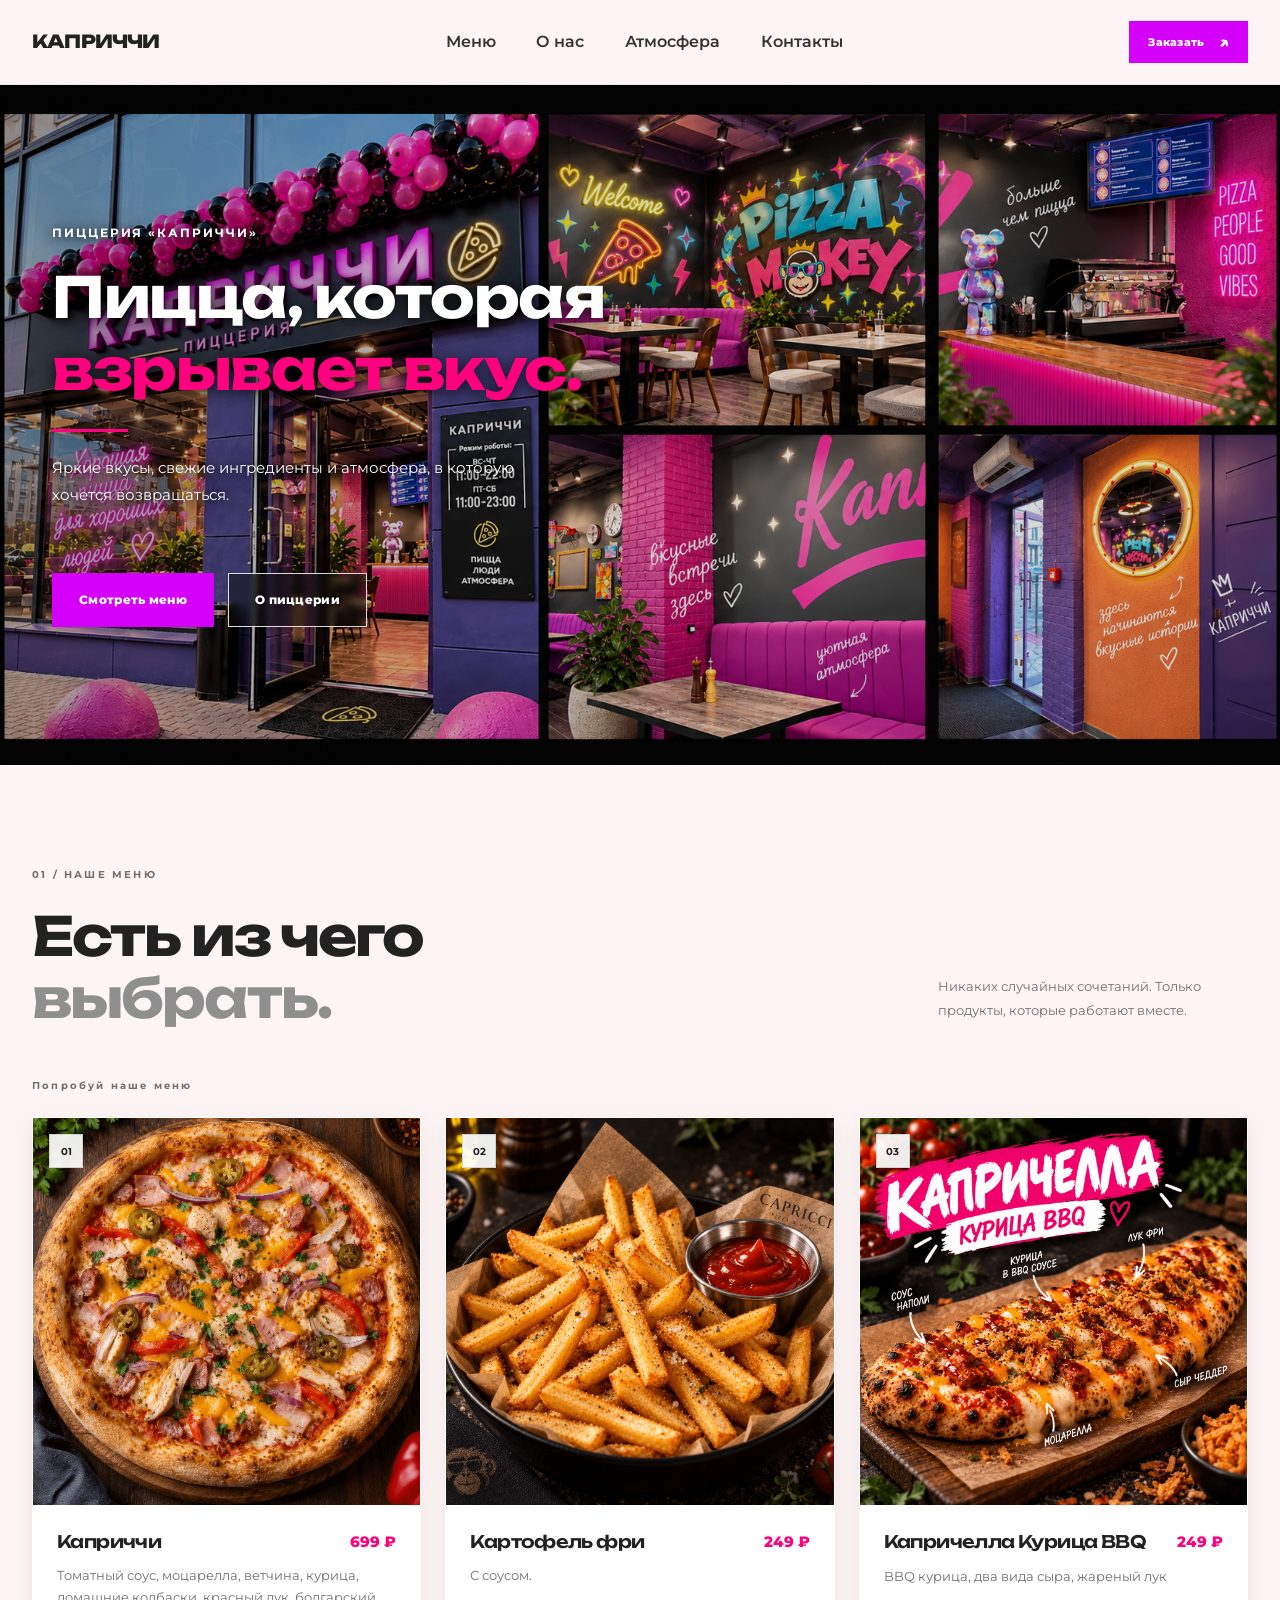
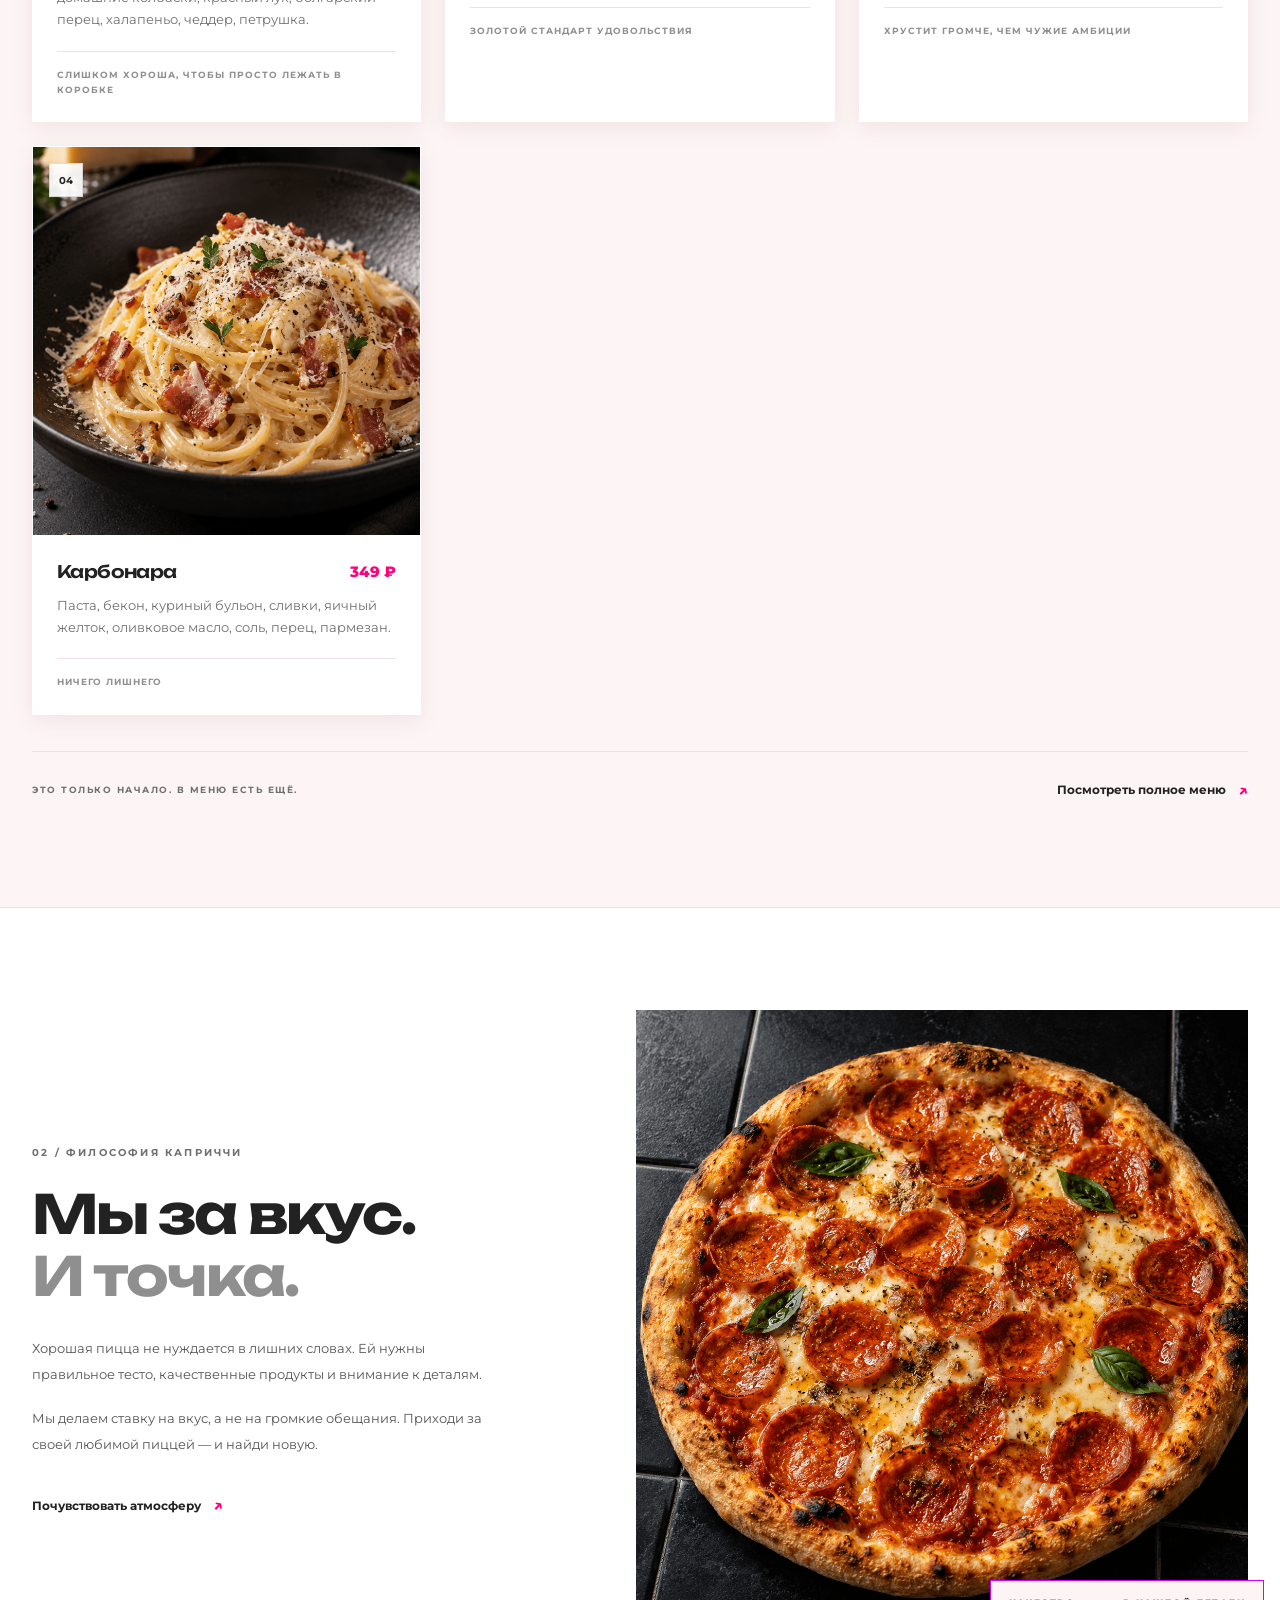
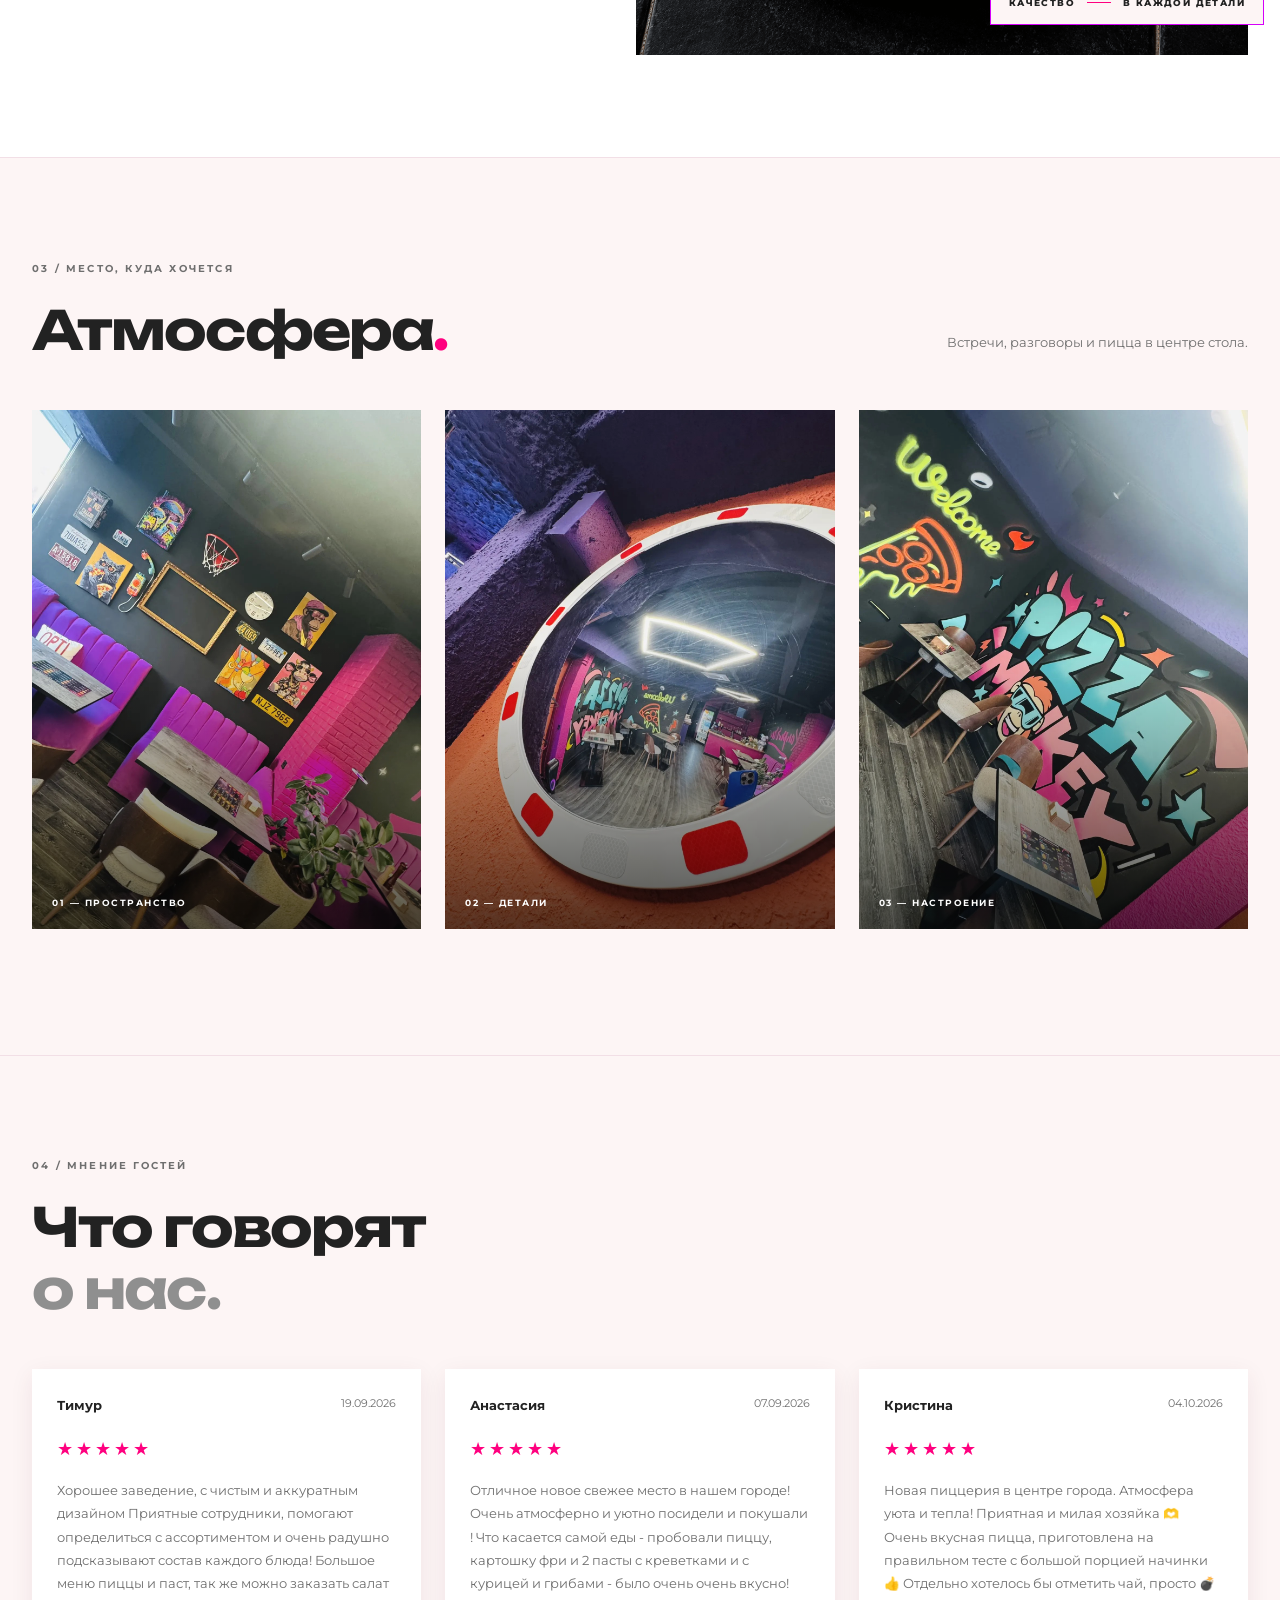
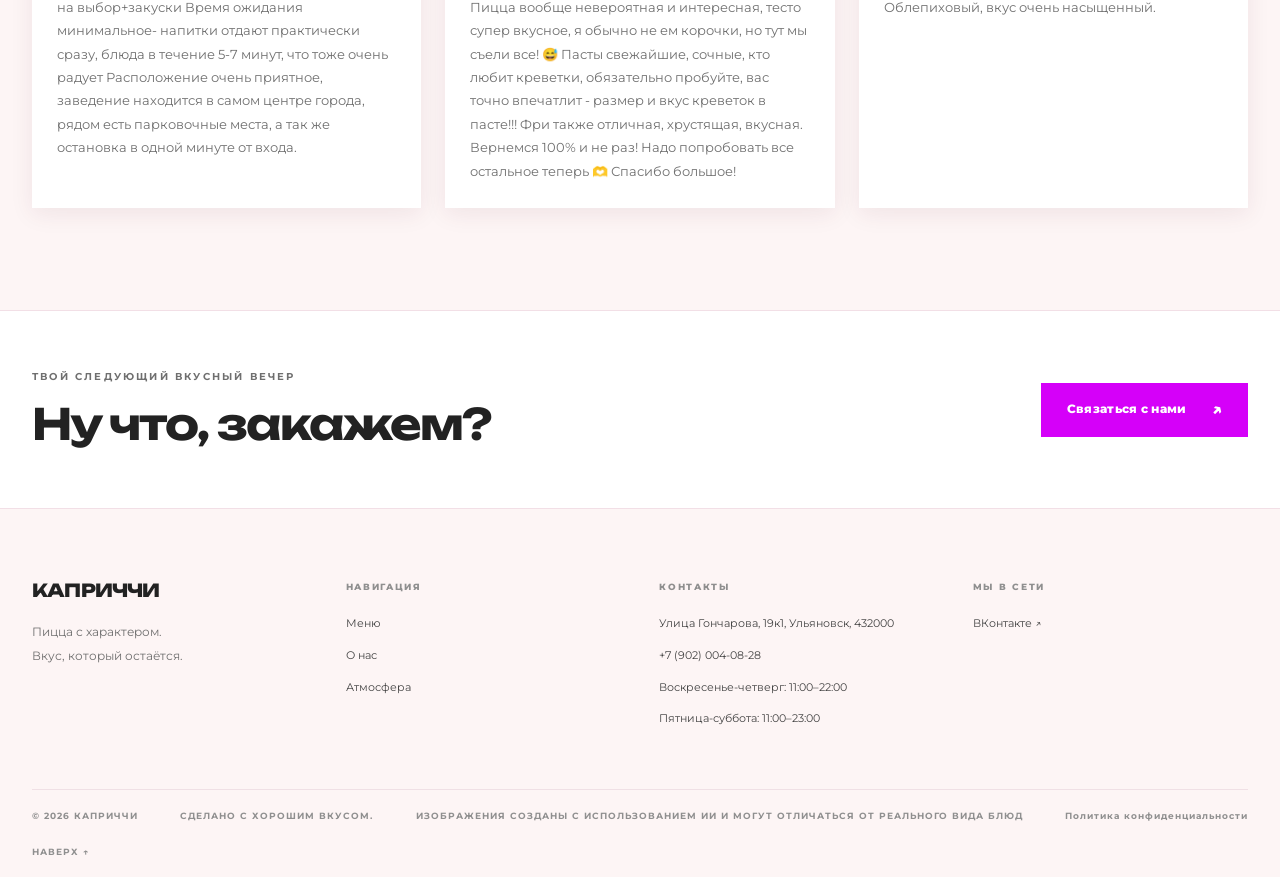
<file: index.html>
<!DOCTYPE html>
<html lang="ru">
<head>
  <meta charset="UTF-8">
  <meta name="viewport" content="width=device-width, initial-scale=1.0">
  <meta name="theme-color" content="#0a0a0a">

  <title>КАПРИЧЧИ — Пицца с характером</title>
  <meta name="description" content="Пиццерия Каприччи. Авторская пицца, яркие вкусы и атмосфера, в которую хочется вернуться.">

  <!-- Google Fonts -->
  <link rel="preconnect" href="https://fonts.googleapis.com">
  <link rel="preconnect" href="https://fonts.gstatic.com" crossorigin>
  <link href="https://fonts.googleapis.com/css2?family=Montserrat:wght@400;500;600;700;800;900&family=Unbounded:wght@500;600;700;800&display=swap" rel="stylesheet">

  <link rel="stylesheet" href="style.css">
  <script src="script.js" defer></script>
</head>

<body>

  <!-- ================= HEADER ================= -->
  <header class="header" id="top">
    <div class="container header-inner">

      <a class="logo" href="#top" aria-label="Каприччи — на главную">
        КАПРИЧЧИ
      </a>

      <button
        class="menu-toggle"
        type="button"
        aria-label="Открыть меню"
        aria-expanded="false"
        aria-controls="navigation"
      >
        <span></span>
        <span></span>
      </button>

      <nav class="navigation" id="navigation" aria-label="Основная навигация">
        <a href="menu.html">Меню</a>
        <a href="#about">О нас</a>
        <a href="#atmosphere">Атмосфера</a>
        <a href="#contacts">Контакты</a>
      </nav>

      <a class="button button-small header-order" href="menu.html">
        Заказать <span aria-hidden="true">↗</span>
      </a>

    </div>
  </header>


  <main>

    

<section class="hero" id="hero">
  <div class="hero-image" aria-hidden="true"></div>

  <div class="container hero-content">
    <div class="hero-kicker">ПИЦЦЕРИЯ «КАПРИЧЧИ»</div>

    <h1>
      Пицца, которая<br>
      <span>взрывает вкус.</span>
    </h1>

    <div class="hero-divider"></div>

    <p class="hero-description">
      Яркие вкусы, свежие ингредиенты и атмосфера,
      в которую хочется возвращаться.
    </p>

    <div class="hero-actions">
      <a href="menu.html" class="btn btn-primary">Смотреть меню</a>
      <a href="#about" class="btn btn-secondary">О пиццерии</a>
    </div>
  </div>
</section>



    <!-- ================= MENU ================= -->
    <section class="section menu-section" id="menu">
      <div class="container">

        <div class="section-heading">
          <div>
            <div class="section-kicker">01 / НАШЕ МЕНЮ</div>
            <h2>Есть из чего<br><span>выбрать.</span></h2>
          </div>

          <p class="section-description">
            Никаких случайных сочетаний.
            Только продукты, которые работают вместе.
          </p>
        </div>

        <!-- Краткое меню: 4 позиции -->
        <div class="menu-category" id="pizza">
          <div class="section-kicker menu-category-title">Попробуй наше меню</div>
          <div class="pizza-grid">
            <article class="pizza-card">
              <div class="pizza-photo"><img src="images/capricci2.png" alt="Каприччи" loading="lazy"><span class="pizza-number">01</span></div>
              <div class="pizza-info"><div class="pizza-title-row"><h3>Каприччи</h3><span class="pizza-price">699 ₽</span></div><p>Томатный соус, моцарелла, ветчина, курица, домашние колбаски, красный лук, болгарский перец, халапеньо, чеддер, петрушка.</p><div class="pizza-meta"><span>СЛИШКОМ ХОРОША, ЧТОБЫ ПРОСТО ЛЕЖАТЬ В КОРОБКЕ</span></div></div>
            </article>
            <article class="pizza-card">
              <div class="pizza-photo"><img src="images/free.png" alt="Фри" loading="lazy"><span class="pizza-number">02</span></div>
              <div class="pizza-info"><div class="pizza-title-row"><h3>Картофель фри</h3><span class="pizza-price">249 ₽</span></div><p>С соусом.</p><div class="pizza-meta"><span>ЗОЛОТОЙ СТАНДАРТ УДОВОЛЬСТВИЯ</span></div></div>
            </article>
            <article class="pizza-card">
              <div class="pizza-photo"><img src="images/caprichicken.png" alt="Капричелла Курица BBQ" loading="lazy"><span class="pizza-number">03</span></div>
              <div class="pizza-info"><div class="pizza-title-row"><h3>Капричелла Курица BBQ</h3><span class="pizza-price">249 ₽</span></div><p>BBQ курица, два вида сыра, жареный лук</p><div class="pizza-meta"><span>ХРУСТИТ ГРОМЧЕ, ЧЕМ ЧУЖИЕ АМБИЦИИ</span></div></div>
            </article>
            <article class="pizza-card">
              <div class="pizza-photo"><img src="images\pastcarb.png" alt="Карбонара" loading="lazy"><span class="pizza-number">04</span></div>
              <div class="pizza-info"><div class="pizza-title-row"><h3>Карбонара</h3><span class="pizza-price">349 ₽</span></div><p>Паста, бекон, куриный бульон, сливки, яичный желток, оливковое масло, соль, перец, пармезан.</p><div class="pizza-meta"><span>НИЧЕГО ЛИШНЕГО</span></div></div>
            </article>
          </div>
        </div>

        <div class="menu-footer">
          <p>ЭТО ТОЛЬКО НАЧАЛО. В МЕНЮ ЕСТЬ ЕЩЁ.</p>
          <a class="text-link" href="menu.html">
            Посмотреть полное меню <span aria-hidden="true">↗</span>
          </a>
        </div>

      </div>
    </section>


    <!-- ================= ABOUT ================= -->
    <section class="section about-section" id="about">
      <div class="container about-grid">

        <div class="about-copy">
          <div class="section-kicker">02 / ФИЛОСОФИЯ КАПРИЧЧИ</div>

          <h2>
            Мы за вкус.<br>
            <span>И точка.</span>
          </h2>

          <p>
            Хорошая пицца не нуждается в лишних словах.
            Ей нужны правильное тесто, качественные продукты
            и внимание к деталям.
          </p>

          <p>
            Мы делаем ставку на вкус, а не на громкие обещания.
            Приходи за своей любимой пиццей — и найди новую.
          </p>

          <a class="text-link" href="#atmosphere">
            Почувствовать атмосферу <span aria-hidden="true">↗</span>
          </a>
        </div>

        <div class="about-visual">
          <!-- ФОТО: процесс приготовления или пицца крупным планом -->
          <img src="images\pizzacrupno.png"
               alt="Пицца из печи крупным планом"
               loading="lazy">

          <div class="about-stamp">
            <span>КАЧЕСТВО</span>
            <span class="stamp-line"></span>
            <span>В КАЖДОЙ ДЕТАЛИ</span>
          </div>
        </div>

      </div>
    </section>


    <!-- ================= ATMOSPHERE ================= -->
    <section class="section atmosphere-section" id="atmosphere">
      <div class="container">

        <div class="section-heading atmosphere-heading">
          <div>
            <div class="section-kicker">03 / МЕСТО, КУДА ХОЧЕТСЯ</div>
            <h2>Атмосфера<span>.</span></h2>
          </div>
          <p class="section-description">
            Встречи, разговоры и пицца в центре стола.
          </p>
        </div>

        <div class="gallery">

          <figure class="gallery-item gallery-large">
            <!-- ФОТО ЗАЛА №1 -->
            <img src="images\zal2.jpg"
                 alt="Интерьер пиццерии Каприччи"
                 loading="lazy">
            <figcaption>01 — ПРОСТРАНСТВО</figcaption>
          </figure>

          <figure class="gallery-item">
            <!-- ФОТО ЗАЛА №2 -->
            <img src="images\zal3.jpg"
                 alt="Детали интерьера пиццерии"
                 loading="lazy">
            <figcaption>02 — ДЕТАЛИ</figcaption>
          </figure>

          <figure class="gallery-item">
            <!-- ФОТО ЗАЛА №3 -->
            <img src="images/zal1.jpg"
                 alt="Атмосфера в пиццерии"
                 loading="lazy">
            <figcaption>03 — НАСТРОЕНИЕ</figcaption>
          </figure>

        </div>

      </div>
    </section>


    
<!-- ================= REVIEWS ================= -->
<section class="section reviews-section" id="reviews">
  <div class="container">

    <div class="section-heading">
      <div>
        <div class="section-kicker">04 / МНЕНИЕ ГОСТЕЙ</div>
        <h2>Что говорят<br><span>о нас.</span></h2>
      </div>
    </div>

    <div class="reviews-grid">

      <!-- Отзыв 1 -->
      <article class="reviews-card">
        <div class="reviews-card__top">
          <span class="reviews-card__name">Тимур</span>
          <time class="reviews-card__date">19.09.2026</time>
        </div>

        <div class="reviews-card__stars" aria-label="5 звёзд">
          ★★★★★
        </div>

        <p class="reviews-card__text">Хорошее заведение, с чистым и аккуратным дизайном
Приятные сотрудники, помогают определиться с ассортиментом и очень радушно подсказывают состав каждого блюда!

Большое меню пиццы и паст, так же можно заказать салат на выбор+закуски
Время ожидания минимальное- напитки отдают практически сразу, блюда в течение 5-7 минут, что тоже очень радует

Расположение очень приятное, заведение находится в самом центре города, рядом есть парковочные места, а так же остановка в одной минуте от входа.</p>
      </article>

      <!-- Отзыв 2 -->
      <article class="reviews-card">
        <div class="reviews-card__top">
          <span class="reviews-card__name">Анастасия</span>
          <time class="reviews-card__date">07.09.2026</time>
        </div>

        <div class="reviews-card__stars" aria-label="5 звёзд">
          ★★★★★
        </div>

        <p class="reviews-card__text">Отличное новое свежее место в нашем городе! Очень атмосферно и уютно посидели и покушали !

Что касается самой еды - пробовали пиццу, картошку фри и 2 пасты с креветками и с курицей и грибами - было очень очень вкусно! Пицца вообще невероятная и интересная, тесто супер вкусное, я обычно не ем корочки, но тут мы съели все! 😅

Пасты свежайшие, сочные, кто любит креветки, обязательно пробуйте, вас точно впечатлит - размер и вкус креветок в пасте!!!

Фри также отличная, хрустящая, вкусная. Вернемся 100% и не раз! Надо попробовать все остальное теперь 🫶

Спасибо большое!</p>
      </article>

      <!-- Отзыв 3 -->
      <article class="reviews-card">
        <div class="reviews-card__top">
          <span class="reviews-card__name">Кристина</span>
          <time class="reviews-card__date">04.10.2026</time>
        </div>

        <div class="reviews-card__stars" aria-label="5 звёзд">
          ★★★★★
        </div>

        <p class="reviews-card__text">Новая пиццерия в центре города. Атмосфера уюта и тепла! Приятная и милая хозяйка 🫶
Очень вкусная пицца, приготовлена на правильном тесте с большой порцией начинки 👍
Отдельно хотелось бы отметить чай, просто 💣 Облепиховый, вкус очень насыщенный.</p>
      </article>

    </div>
  </div>
</section>



    <!-- ================= CONTACTS / CTA ================= -->
    <section class="contact-banner">
      <div class="container contact-banner-inner">
        <div>
          <div class="section-kicker">ТВОЙ СЛЕДУЮЩИЙ ВКУСНЫЙ ВЕЧЕР</div>
          <h2>Ну что, закажем?</h2>
        </div>

        <!-- Укажи здесь реальную ссылку для заказа -->
        <a class="button open-modal-btn" href="#applicationModal">
          Связаться с нами <span aria-hidden="true">↗</span>
        </a>
      </div>
    </section>

  </main>


  <!-- ================= FOOTER ================= -->
  <footer class="footer" id="contacts">
    <div class="container">

      <div class="footer-main">

        <div class="footer-brand">
          <a class="logo" href="#top">
            КАПРИЧЧИ
          </a>
          <p>Пицца с характером.<br>Вкус, который остаётся.</p>
        </div>

        <div class="footer-column">
          <h3>НАВИГАЦИЯ</h3>
          <a href="menu.html">Меню</a>
          <a href="#about">О нас</a>
          <a href="#atmosphere">Атмосфера</a>
        </div>

        <div class="footer-column">
          <h3>КОНТАКТЫ</h3>

          <!-- ЗАМЕНИ на настоящий адрес -->
          <p>Улица Гончарова, 19к1, Ульяновск, 432000</p>

          <!-- ЗАМЕНИ на настоящий телефон -->
          <a href="tel:+79020040828">+7 (902) 004-08-28</a>

          <!-- ЗАМЕНИ на настоящий график работы -->
          <p>Воскресенье-четверг: 11:00–22:00</p>
          <p>Пятница-суббота: 11:00–23:00</p>
        </div>

        <div class="footer-column">
          <h3>МЫ В СЕТИ</h3>

          <!-- Замени # на реальные ссылки -->
          <a href="https://vk.ru/kapriccii" target="_blank" rel="noopener noreferrer">ВКонтакте ↗</a>
        </div>

      </div>

      <div class="footer-bottom">
        <span>© <span id="current-year">2026</span> КАПРИЧЧИ</span>
        <span>СДЕЛАНО С ХОРОШИМ ВКУСОМ.</span>
        <span>ИЗОБРАЖЕНИЯ СОЗДАНЫ С ИСПОЛЬЗОВАНИЕМ ИИ И МОГУТ ОТЛИЧАТЬСЯ ОТ РЕАЛЬНОГО ВИДА БЛЮД</span>
        <a href="privacy.html">Политика конфиденциальности</a>
        <a href="#top">НАВЕРХ ↑</a>
      </div>

    </div>
  </footer>


  <!-- ================= APPLICATION MODAL ================= -->
  <div class="application-modal" id="applicationModal" aria-hidden="true">
    <div class="application-modal__overlay" data-modal-close></div>

    <div class="application-modal__dialog" role="dialog" aria-modal="true" aria-labelledby="applicationModalTitle">
      <button class="application-modal__close" type="button" aria-label="Закрыть окно" data-modal-close>&times;</button>
      <h2 class="application-modal__title" id="applicationModalTitle">Оставить заявку</h2>
      <p class="application-modal__description">Оставь свои контакты, и мы свяжемся с тобой.</p>

      <form class="application-modal__form" id="applicationForm">
        <label for="applicationName">Ваше имя</label>
        <input type="text" id="applicationName" name="name" placeholder="Как к вам обращаться?" autocomplete="name" required>

        <label for="applicationPhone">Телефон</label>
        <input type="tel" id="applicationPhone" name="phone" placeholder="+7 (___) ___-__-__" autocomplete="tel" inputmode="tel" required>

        <button class="application-modal__submit" type="submit">Отправить</button>
        <p class="application-modal__message" id="applicationFormMessage" role="status" aria-live="polite"></p>
      </form>
    </div>
  </div>

</body>
</html>
</file>
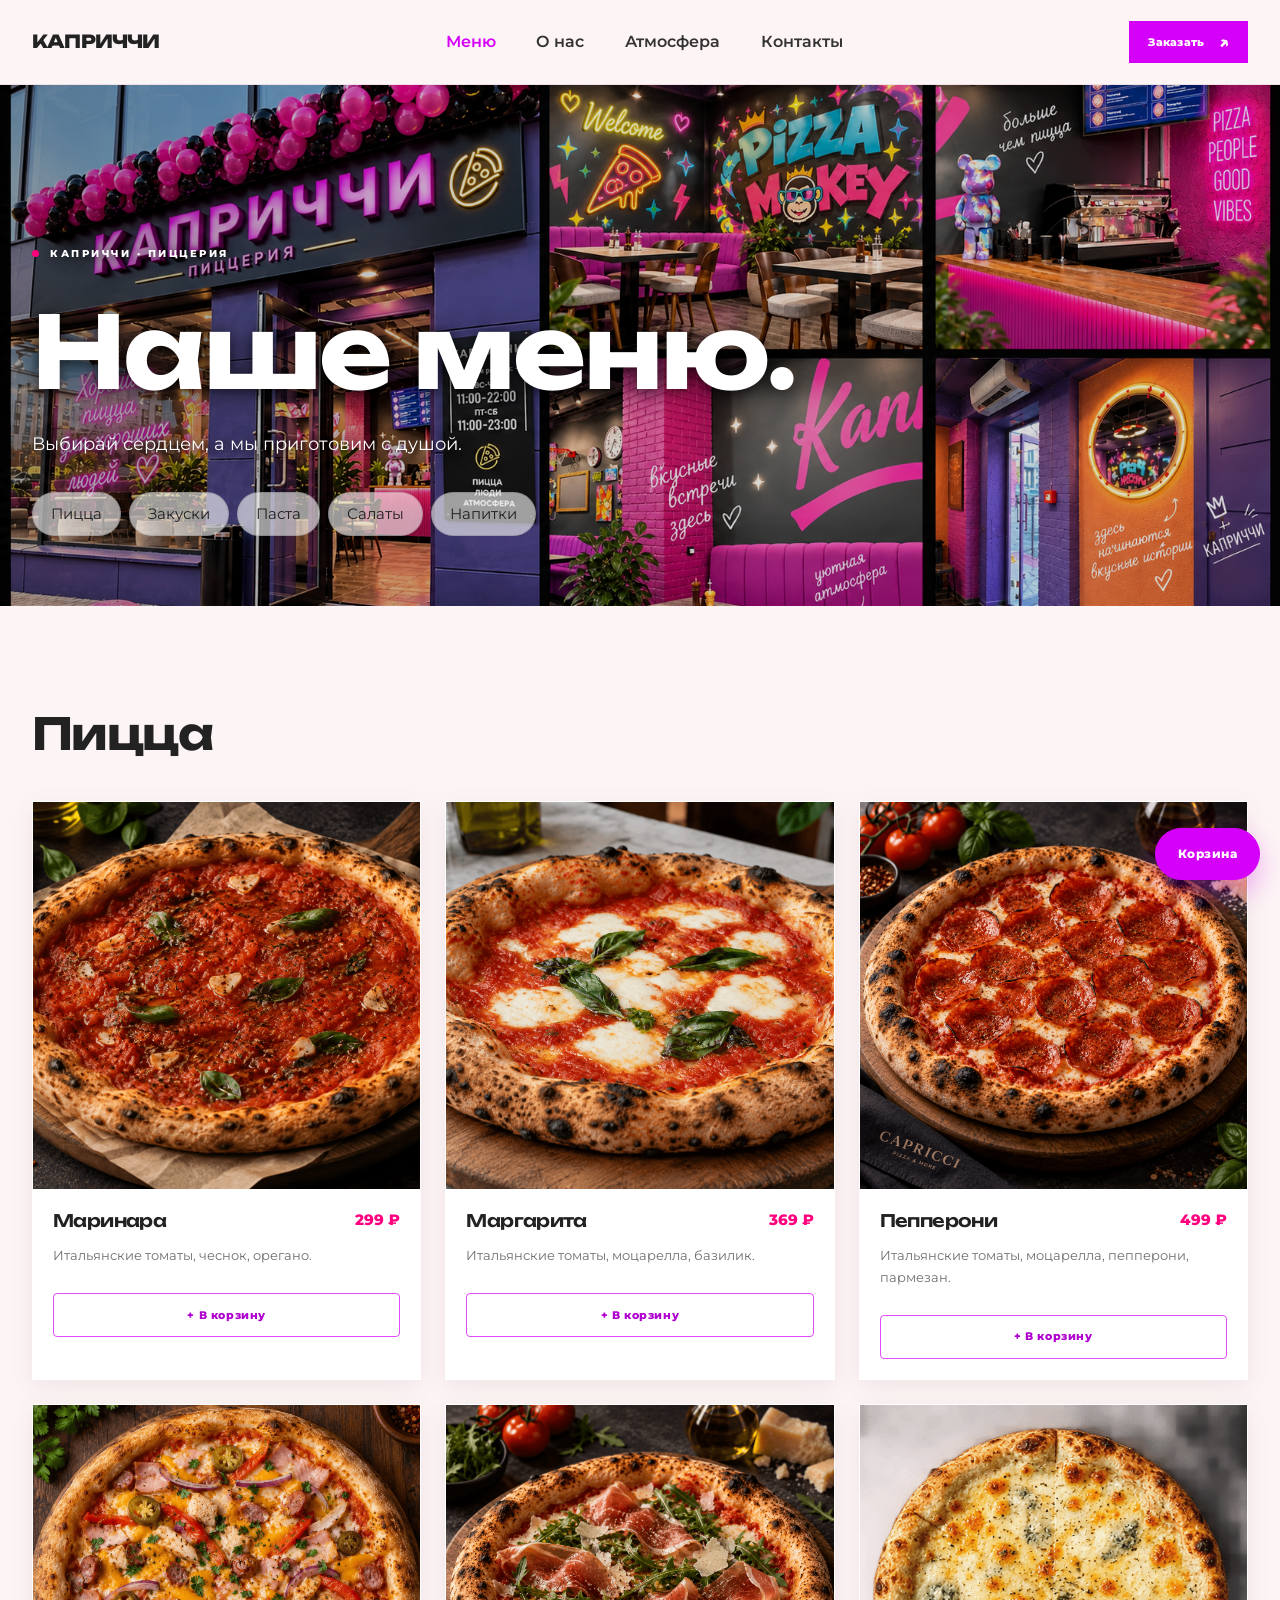
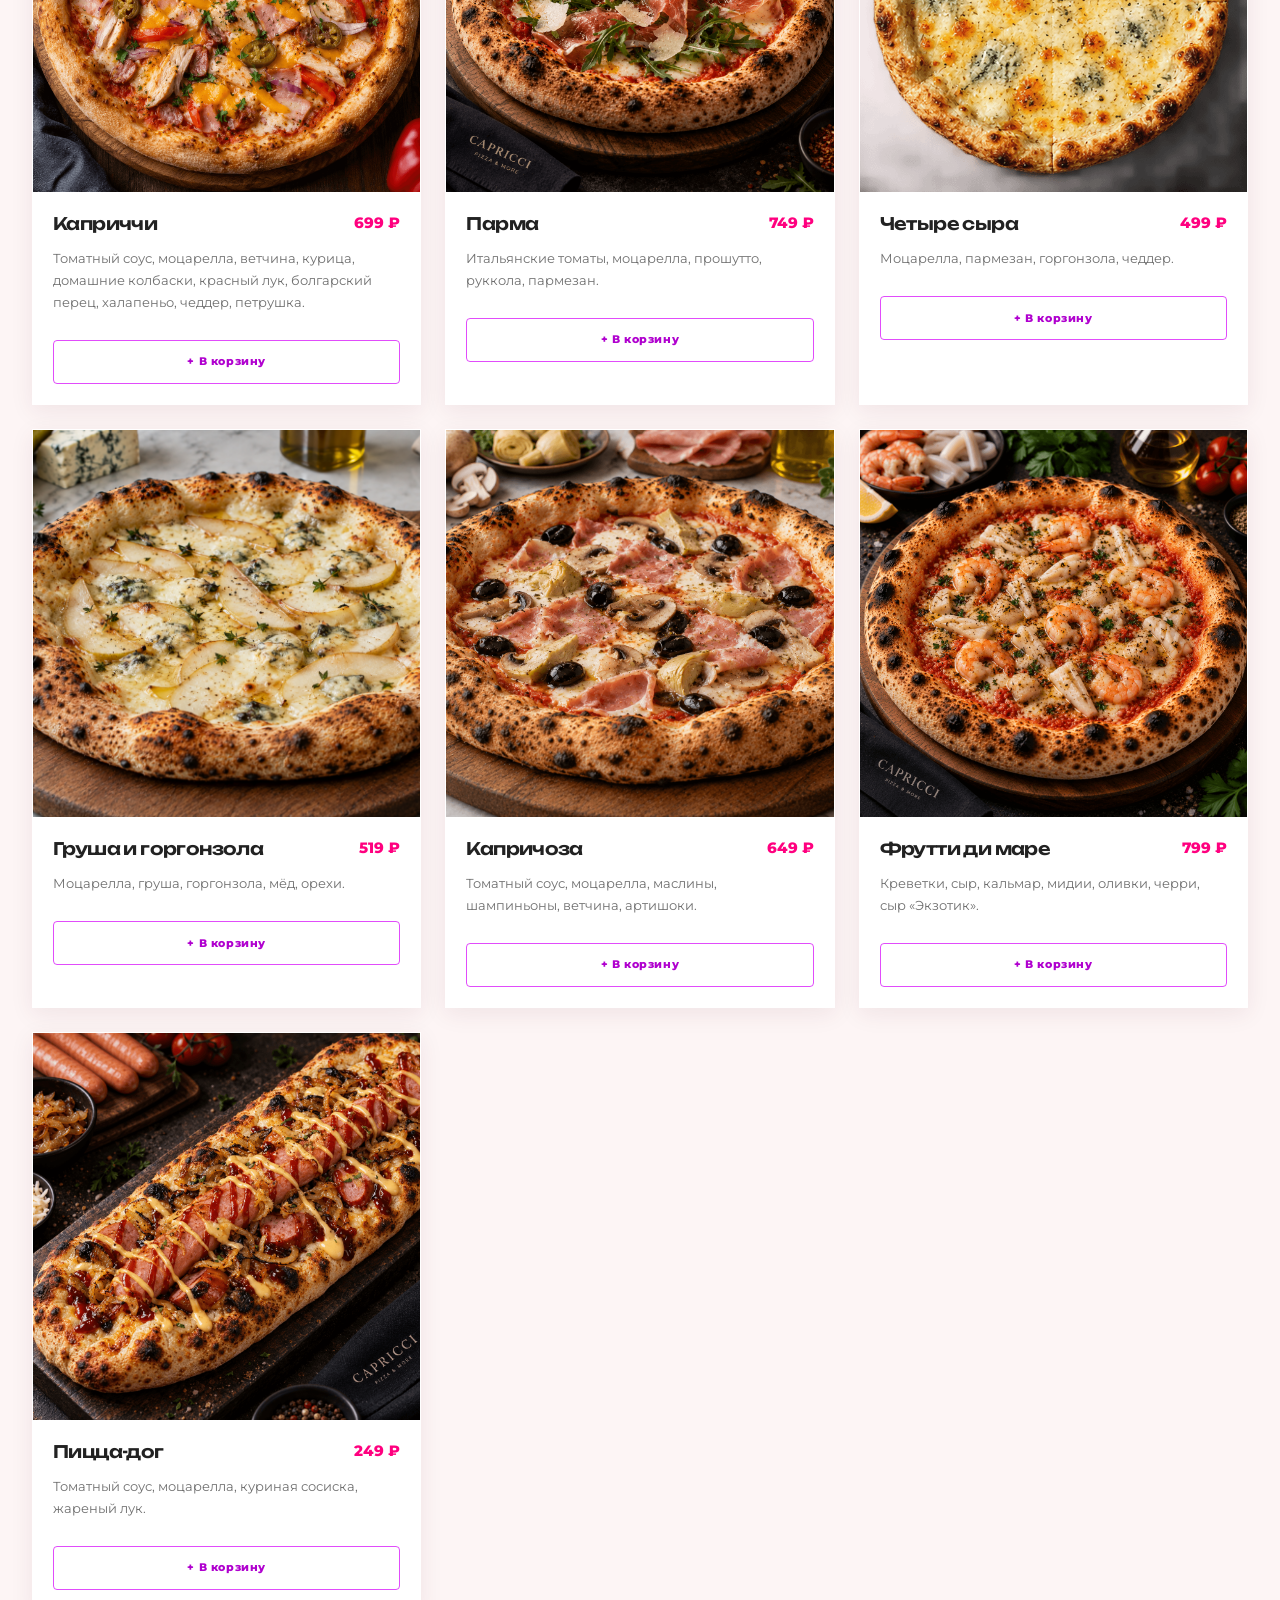
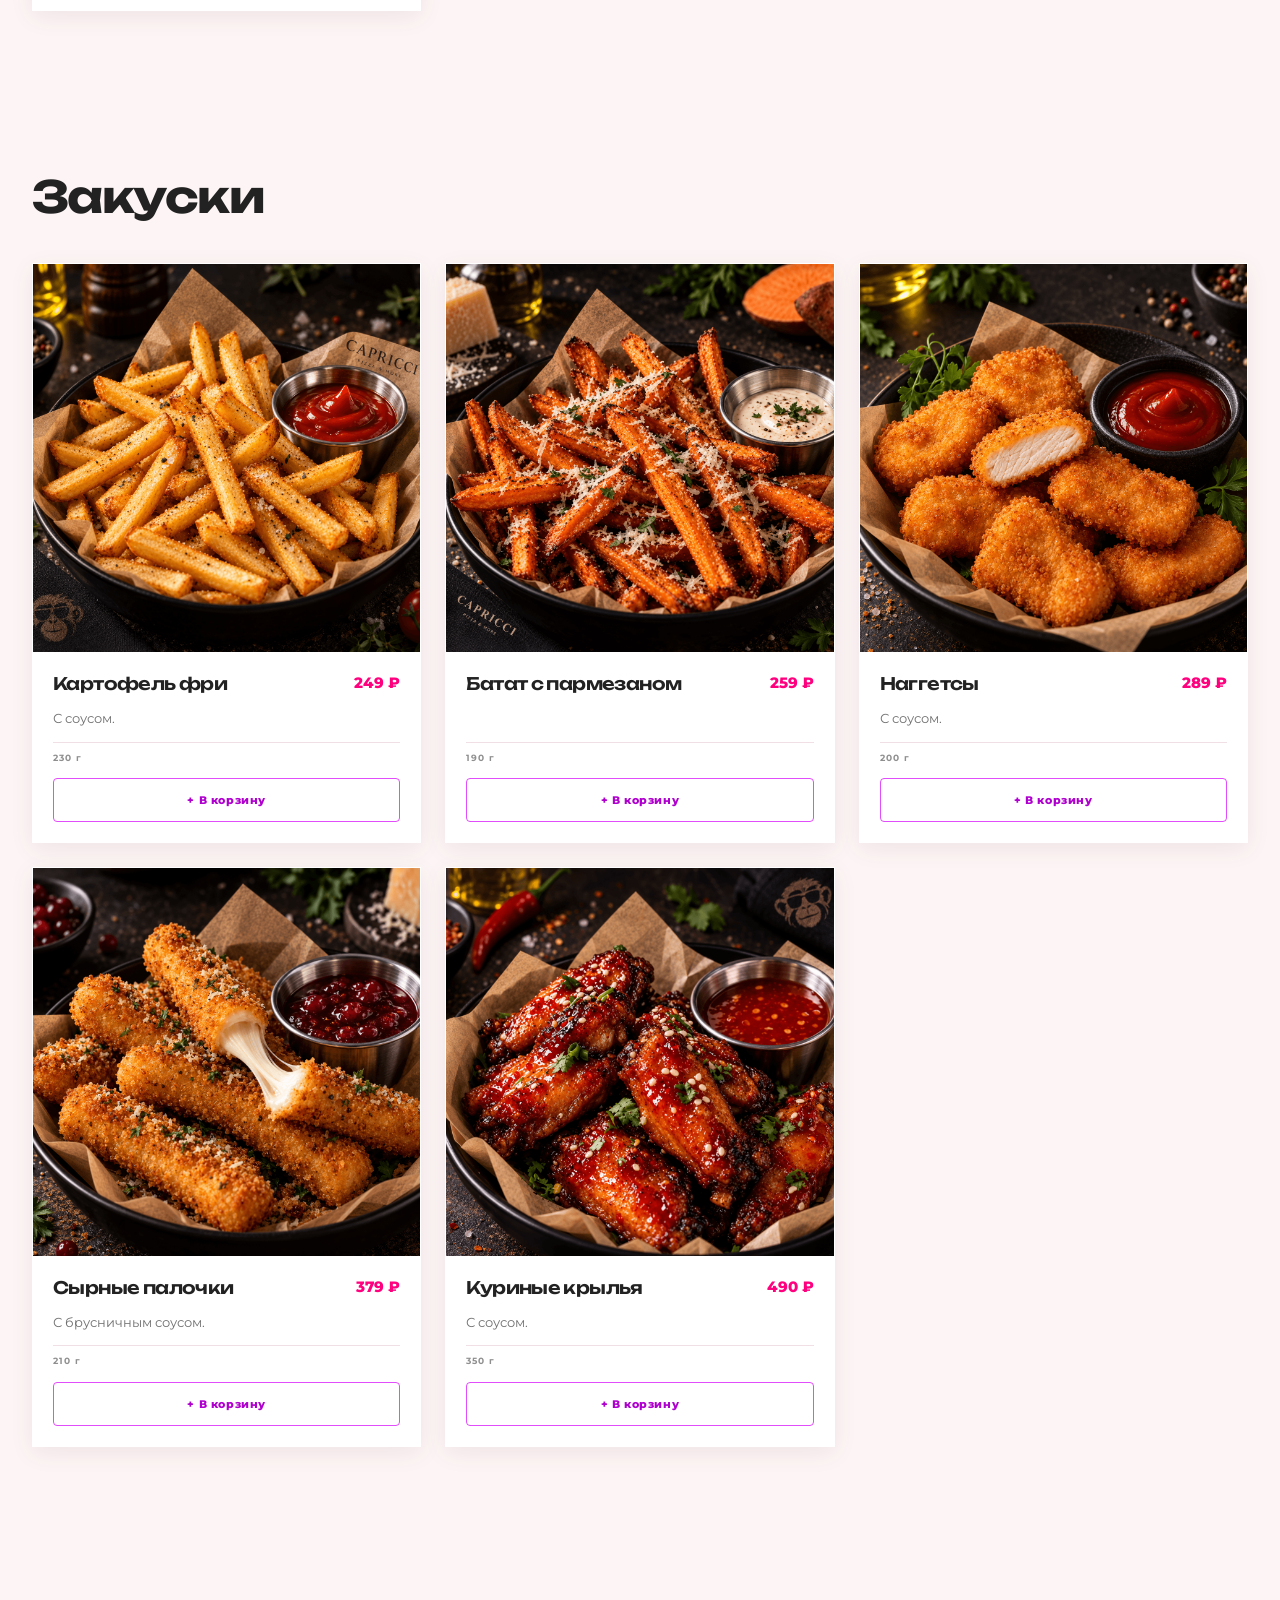
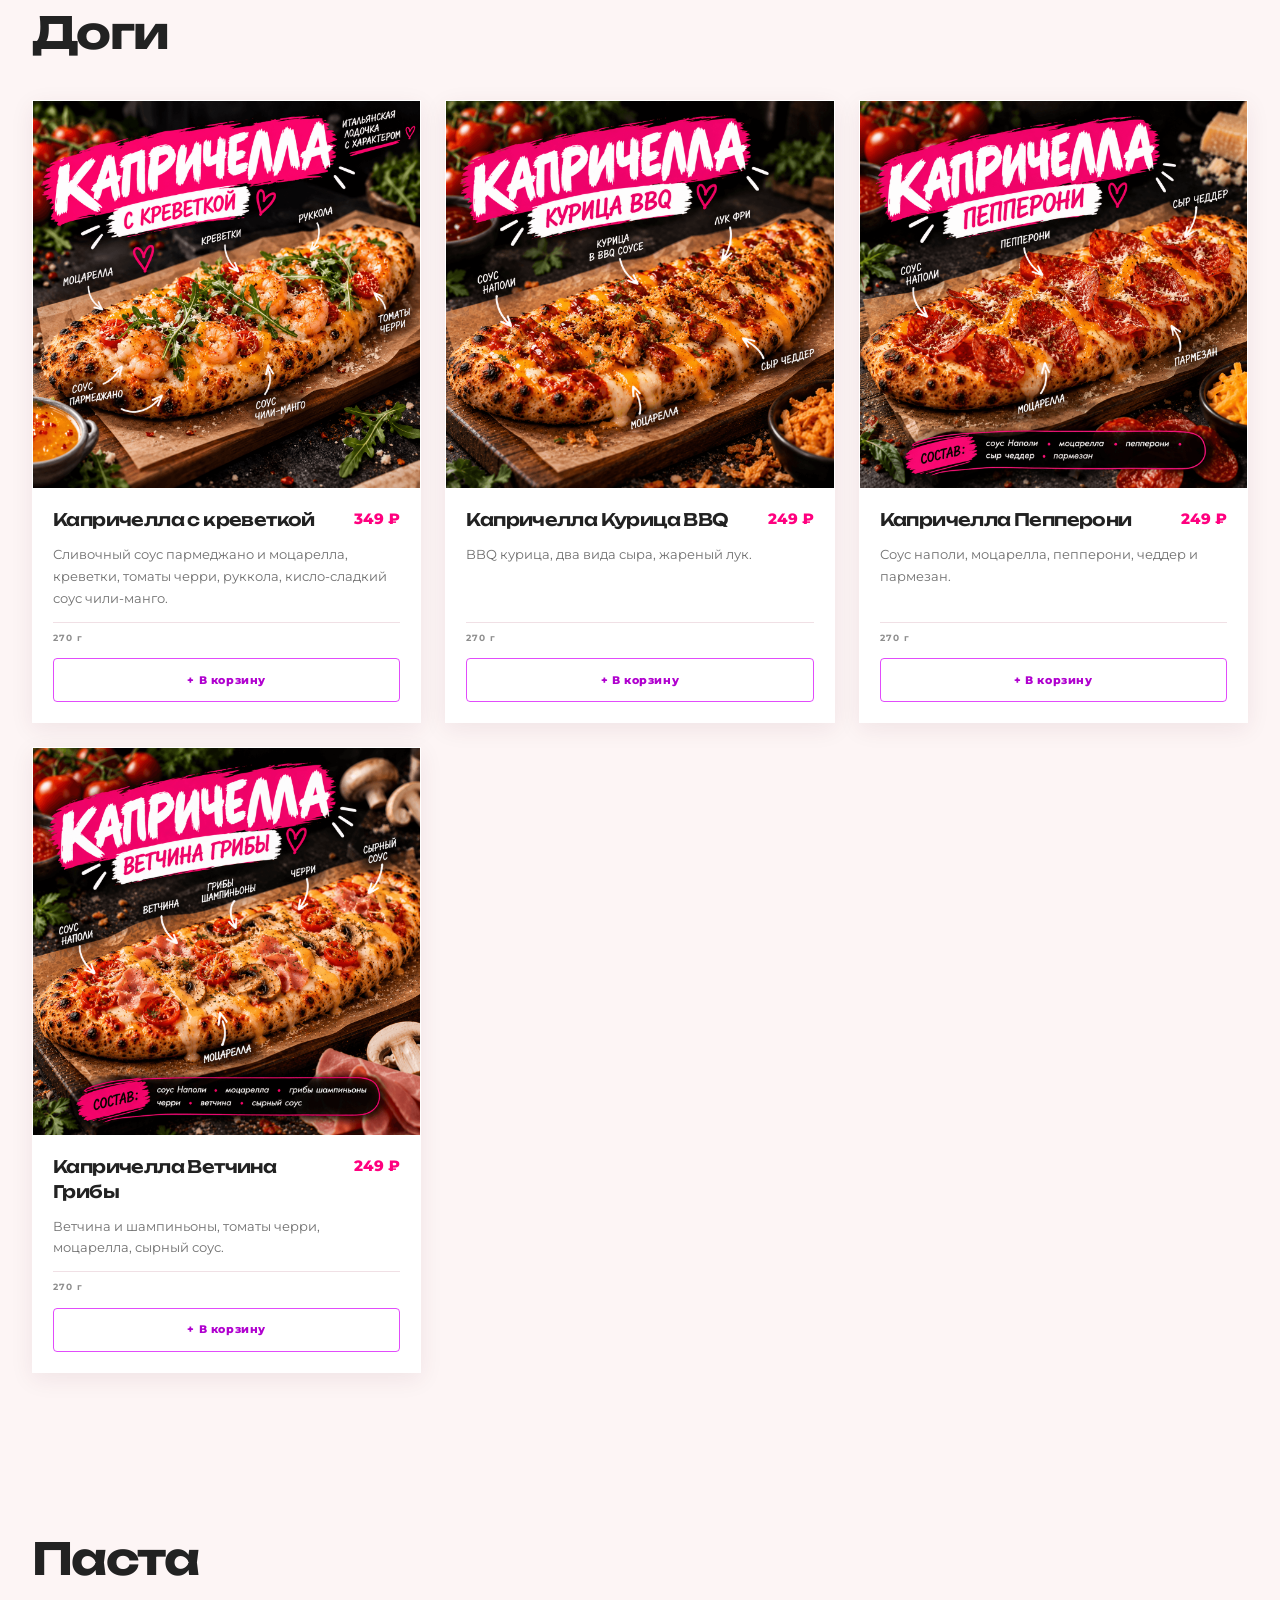
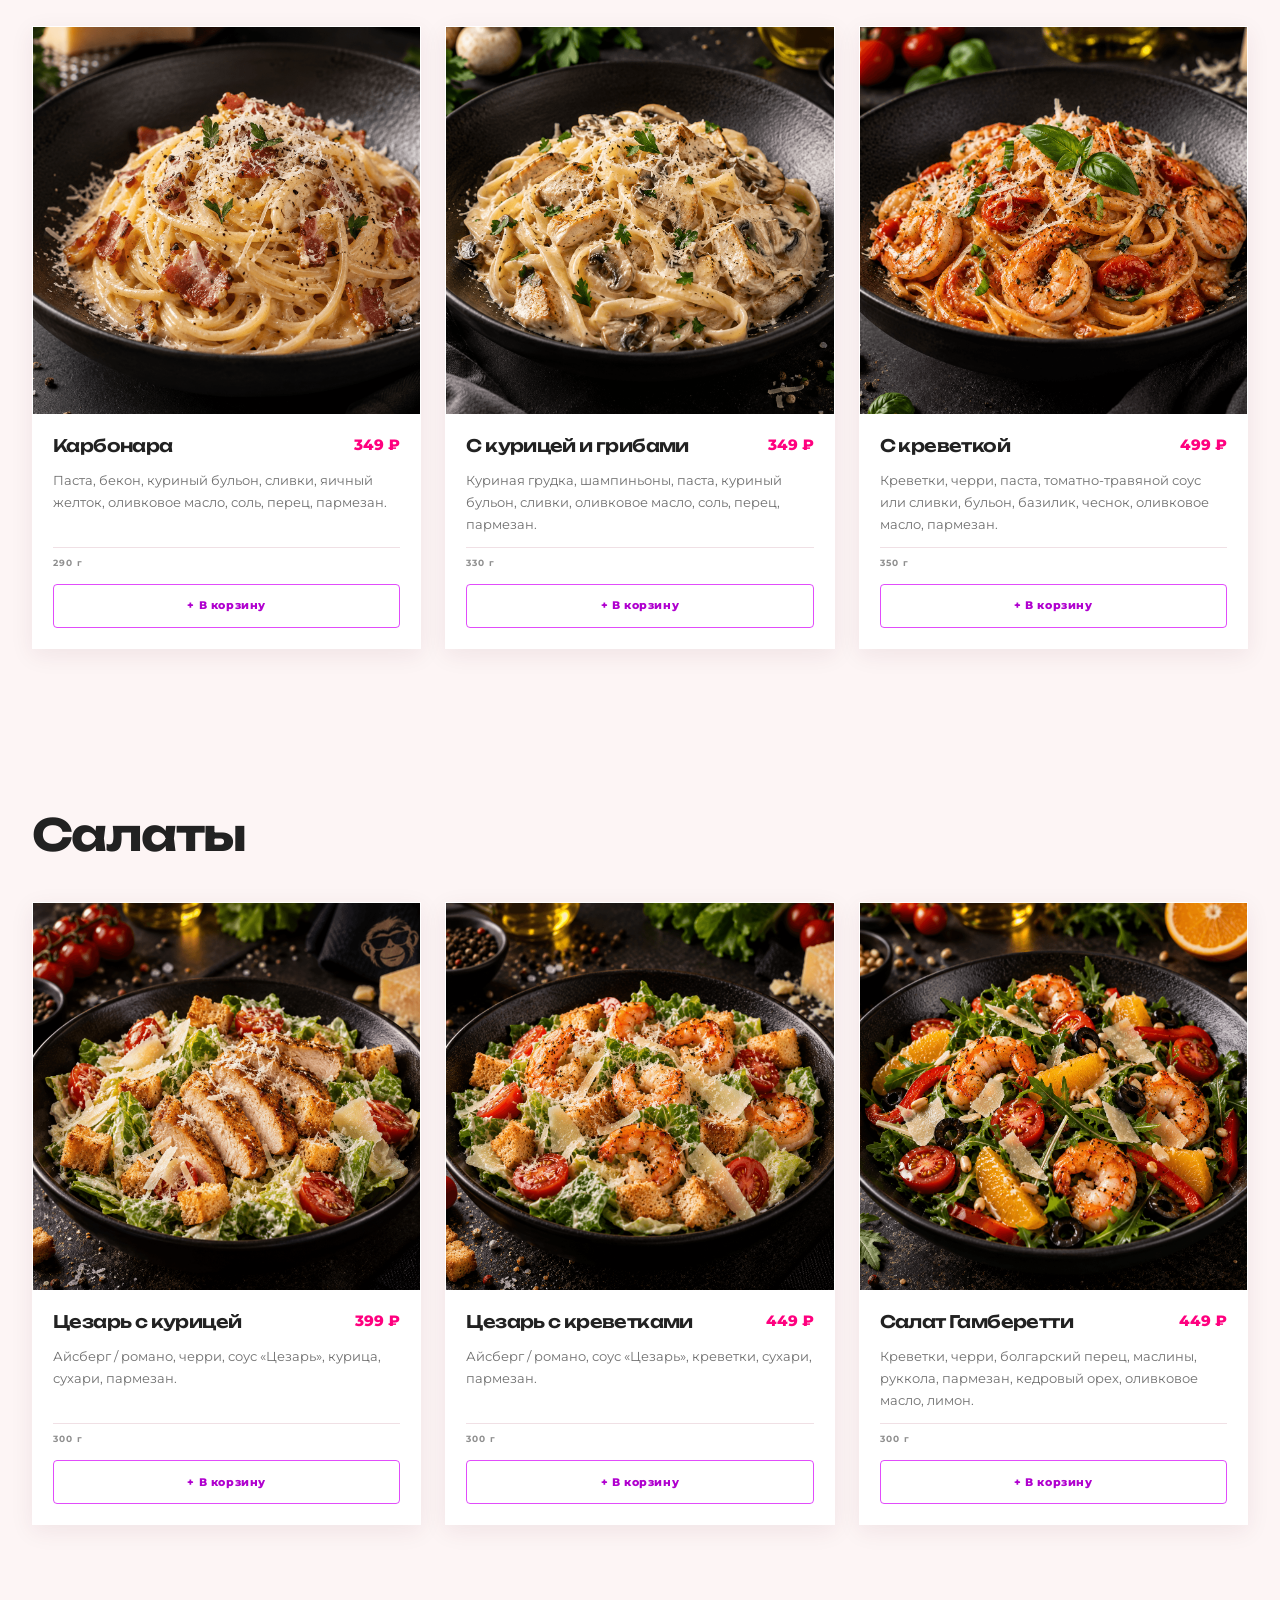
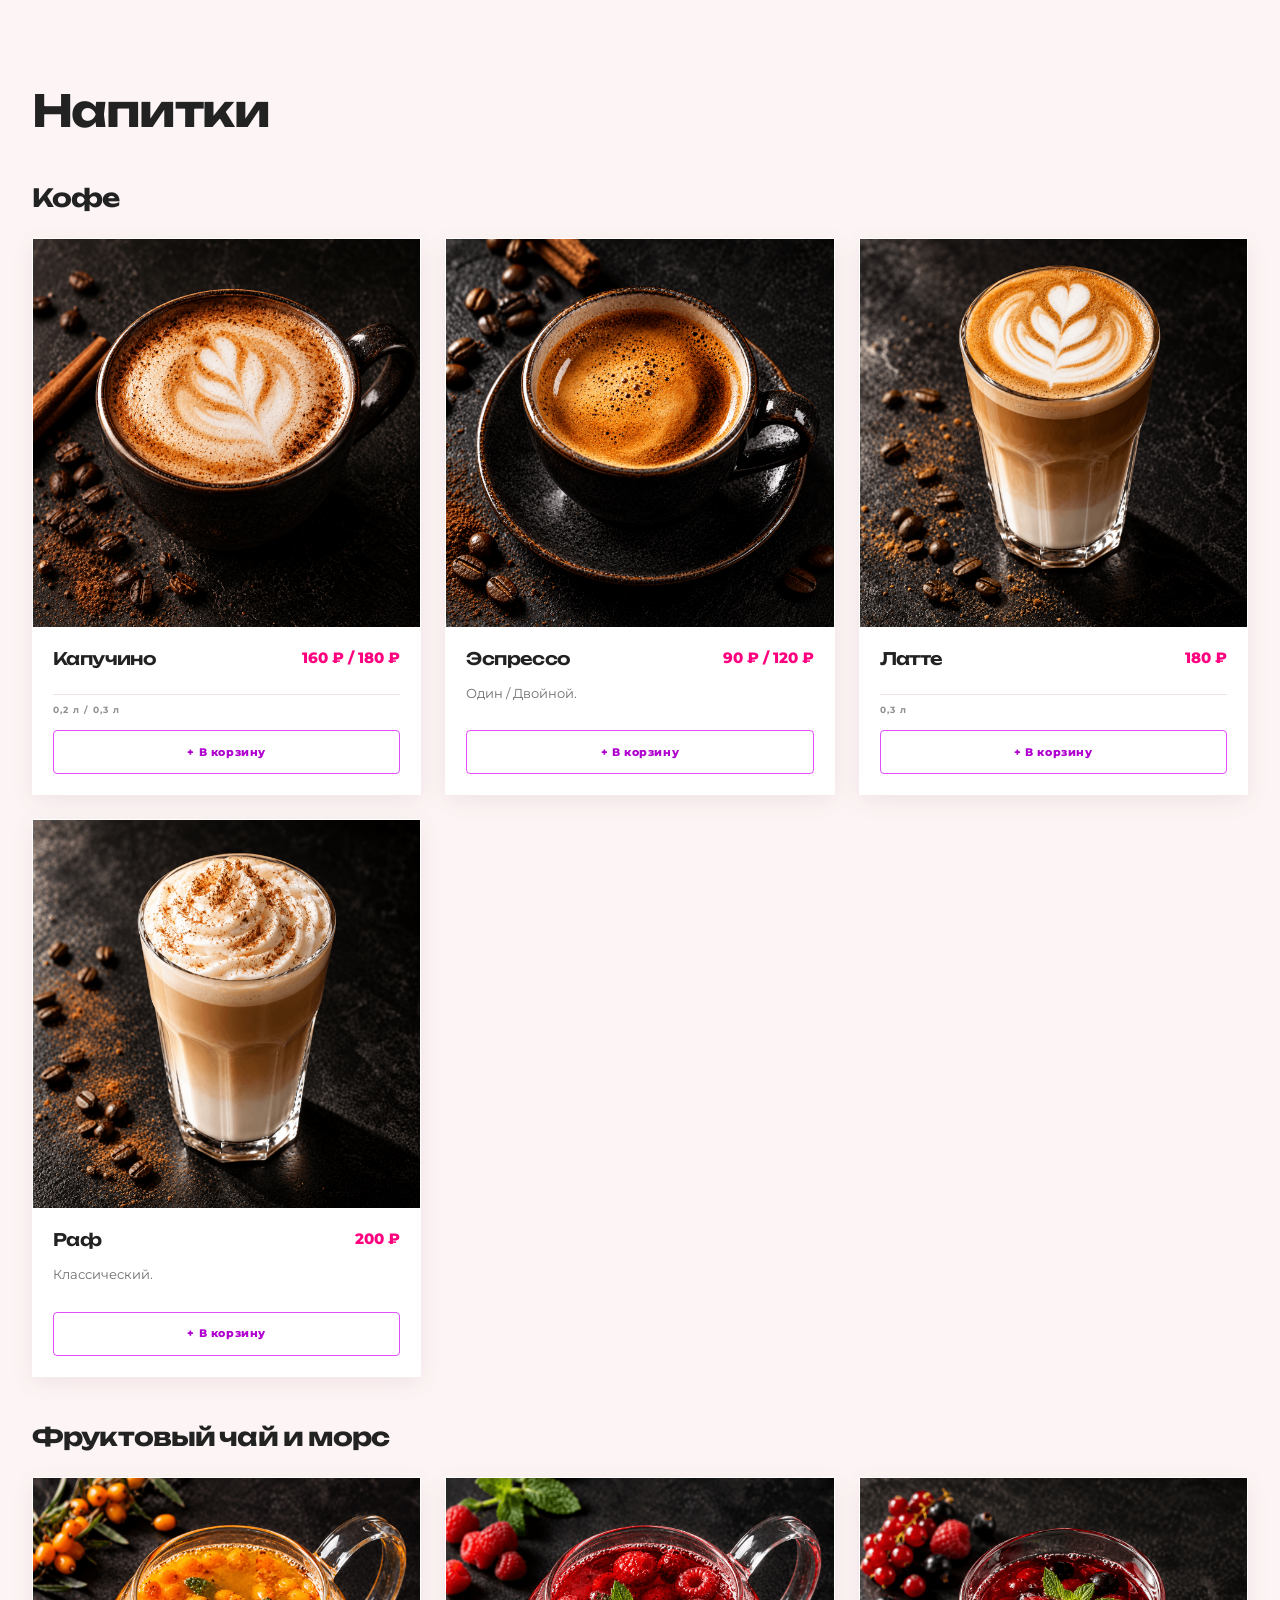
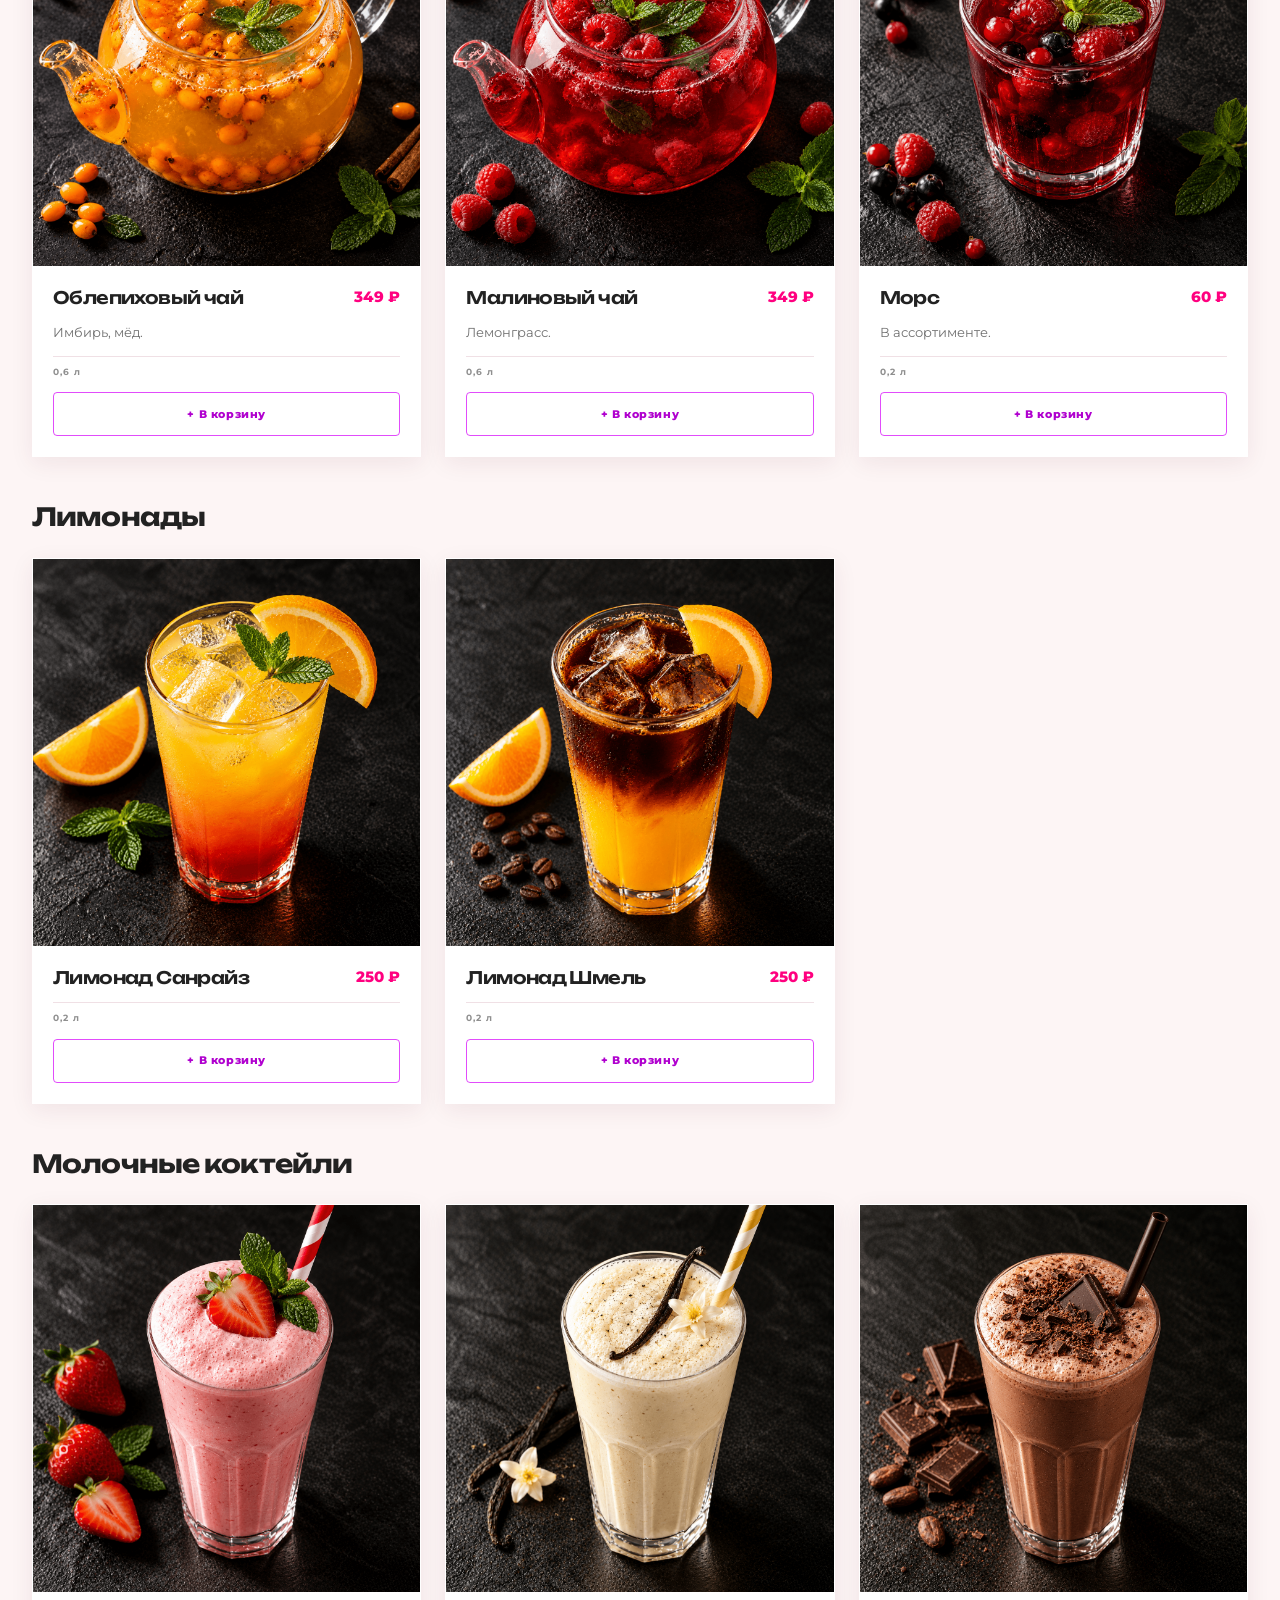
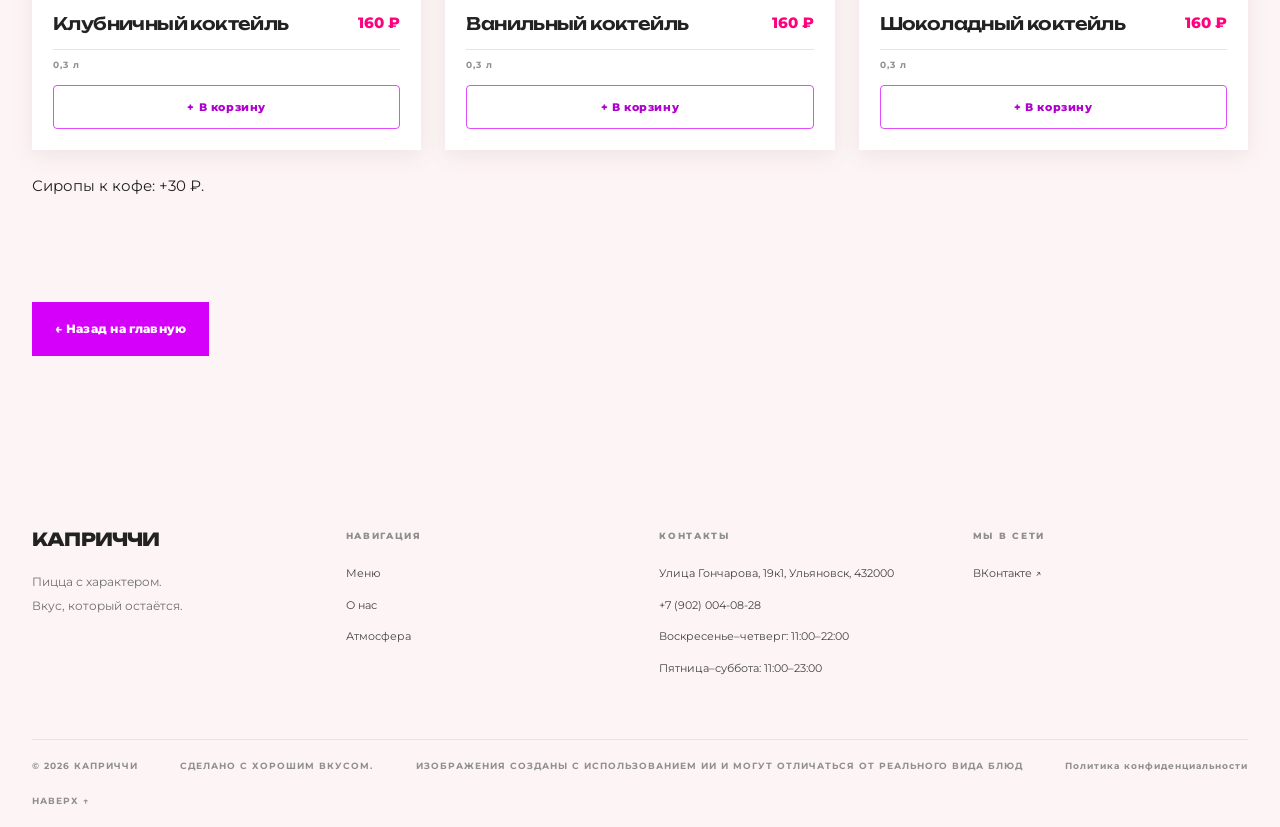
<file: menu.html>
<!DOCTYPE html>
<html lang="ru">
<head>
  <meta charset="UTF-8">
  <meta name="viewport" content="width=device-width, initial-scale=1.0">
  <meta name="theme-color" content="#1E1E1E">
  <title>Меню — КАПРИЧЧИ</title>
  <meta name="description" content="Полное меню пиццерии Каприччи: пицца, закуски, паста, салаты и напитки.">

  <link rel="preconnect" href="https://fonts.googleapis.com">
  <link rel="preconnect" href="https://fonts.gstatic.com" crossorigin>
  <link href="https://fonts.googleapis.com/css2?family=Montserrat:wght@400;500;600;700;800;900&family=Unbounded:wght@500;600;700;800&display=swap" rel="stylesheet">
  <link rel="stylesheet" href="style.css">
  <script src="script.js" defer></script>
</head>

<body id="top">

  <header class="header">
    <div class="container header-inner">
      <a class="logo" href="index.html" aria-label="Каприччи — на главную">
        КАПРИЧЧИ
      </a>

      <button class="menu-toggle" type="button"
        aria-label="Открыть меню"
        aria-expanded="false"
        aria-controls="navigation">
        <span></span>
        <span></span>
      </button>

      <nav class="navigation" id="navigation" aria-label="Основная навигация">
        <a class="active" href="menu.html" aria-current="page">Меню</a>
        <a href="index.html#about">О нас</a>
        <a href="index.html#atmosphere">Атмосфера</a>
        <a href="index.html#contacts">Контакты</a>
      </nav>

      <a class="button button-small header-order" href="menu.html">
        Заказать <span aria-hidden="true">↗</span>
      </a>
    </div>
  </header>

  <main>

    <!-- Первый экран -->
    <section class="menu-page-hero">
      <div class="container menu-page-hero__inner">
        <div class="eyebrow">
          <span class="status-dot"></span>
          КАПРИЧЧИ · ПИЦЦЕРИЯ
        </div>

        <h1>Наше меню.</h1>
        <p>Выбирай сердцем, а мы приготовим с душой.</p>

        <nav class="menu-fix-nav" aria-label="Категории меню">
          <a href="#pizza">Пицца</a>
          <a href="#snacks">Закуски</a>
          <a href="#pasta">Паста</a>
          <a href="#salads">Салаты</a>
          <a href="#drinks">Напитки</a>
        </nav>
      </div>
    </section>

    

    <!-- Основное меню -->
    <section class="section menu-fix-section">
      <div class="container">

        <!-- ПИЦЦА -->
        <section class="menu-fix-category" id="pizza">
          <h2 class="menu-fix-heading">Пицца</h2>

          <div class="pizza-grid menu-fix-grid">

            <article class="pizza-card">
              <div class="pizza-photo">
                <img src="images/marinara.png" alt="Пицца Маринара" loading="lazy">
              </div>
              <div class="pizza-info">
                <div class="pizza-title-row"><h3>Маринара</h3><span class="pizza-price">299 ₽</span></div>
                <p>Итальянские томаты, чеснок, орегано.</p>
              </div>
            </article>

            <article class="pizza-card">
              <div class="pizza-photo">
                <img src="images/margarita.png" alt="Пицца Маргарита" loading="lazy">
              </div>
              <div class="pizza-info">
                <div class="pizza-title-row"><h3>Маргарита</h3><span class="pizza-price">369 ₽</span></div>
                <p>Итальянские томаты, моцарелла, базилик.</p>
              </div>
            </article>

            <article class="pizza-card">
              <div class="pizza-photo">
                <img src="images/pepperoni.png" alt="Пицца Пепперони" loading="lazy">
              </div>
              <div class="pizza-info">
                <div class="pizza-title-row"><h3>Пепперони</h3><span class="pizza-price">499 ₽</span></div>
                <p>Итальянские томаты, моцарелла, пепперони, пармезан.</p>
              </div>
            </article>

            <article class="pizza-card">
              <div class="pizza-photo">
                <img src="images\capricci2.png" alt="Пицца Каприччи" loading="lazy">
              </div>
              <div class="pizza-info">
                <div class="pizza-title-row"><h3>Каприччи</h3><span class="pizza-price">699 ₽</span></div>
                <p>Томатный соус, моцарелла, ветчина, курица, домашние колбаски, красный лук, болгарский перец, халапеньо, чеддер, петрушка.</p>
              </div>
            </article>

            <article class="pizza-card">
              <div class="pizza-photo">
                <img src="images\parma.png" alt="Пицца Парма" loading="lazy">
              </div>
              <div class="pizza-info">
                <div class="pizza-title-row"><h3>Парма</h3><span class="pizza-price">749 ₽</span></div>
                <p>Итальянские томаты, моцарелла, прошутто, руккола, пармезан.</p>
              </div>
            </article>

            <article class="pizza-card">
              <div class="pizza-photo">
                <img src="images/fourcheese2.png" alt="Пицца Четыре сыра" loading="lazy">
              </div>
              <div class="pizza-info">
                <div class="pizza-title-row"><h3>Четыре сыра</h3><span class="pizza-price">499 ₽</span></div>
                <p>Моцарелла, пармезан, горгонзола, чеддер.</p>
              </div>
            </article>

            <article class="pizza-card">
              <div class="pizza-photo">
                <img src="images/grusha.png" alt="Пицца Груша и горгонзола" loading="lazy">
              </div>
              <div class="pizza-info">
                <div class="pizza-title-row"><h3>Груша и горгонзола</h3><span class="pizza-price">519 ₽</span></div>
                <p>Моцарелла, груша, горгонзола, мёд, орехи.</p>
              </div>
            </article>

            <article class="pizza-card">
              <div class="pizza-photo">
                <img src="images/caprichoza.png" alt="Пицца Капричоза" loading="lazy">
              </div>
              <div class="pizza-info">
                <div class="pizza-title-row"><h3>Капричоза</h3><span class="pizza-price">649 ₽</span></div>
                <p>Томатный соус, моцарелла, маслины, шампиньоны, ветчина, артишоки.</p>
              </div>
            </article>

            <article class="pizza-card">
              <div class="pizza-photo">
                <img src="images/frutti.png" alt="Пицца Фрутти ди маре" loading="lazy">
              </div>
              <div class="pizza-info">
                <div class="pizza-title-row"><h3>Фрутти ди маре</h3><span class="pizza-price">799 ₽</span></div>
                <p>Креветки, сыр, кальмар, мидии, оливки, черри, сыр «Экзотик».</p>
              </div>
            </article>

            <article class="pizza-card">
              <div class="pizza-photo">
                <img src="images/hotdog.png" alt="Пицца-дог" loading="lazy">
              </div>
              <div class="pizza-info">
                <div class="pizza-title-row"><h3>Пицца-дог</h3><span class="pizza-price">249 ₽</span></div>
                <p>Томатный соус, моцарелла, куриная сосиска, жареный лук.</p>
              </div>
            </article>

          </div>
        </section>

        <!-- ЗАКУСКИ -->
        <section class="menu-fix-category" id="snacks">
          <h2 class="menu-fix-heading">Закуски</h2>

          <div class="pizza-grid menu-fix-grid">

            <article class="pizza-card">
              <div class="pizza-photo"><img src="images/free.png" alt="Картофель фри" loading="lazy"></div>
              <div class="pizza-info">
                <div class="pizza-title-row"><h3>Картофель фри</h3><span class="pizza-price">249 ₽</span></div>
                <p>С соусом.</p><div class="pizza-meta"><span>230 г</span></div>
              </div>
            </article>

            <article class="pizza-card">
              <div class="pizza-photo"><img src="images/batat.png" alt="Батат с пармезаном" loading="lazy"></div>
              <div class="pizza-info">
                <div class="pizza-title-row"><h3>Батат с пармезаном</h3><span class="pizza-price">259 ₽</span></div>
                <div class="pizza-meta"><span>190 г</span></div>
              </div>
            </article>

            <article class="pizza-card">
              <div class="pizza-photo"><img src="images/nuggets.png" alt="Наггетсы" loading="lazy"></div>
              <div class="pizza-info">
                <div class="pizza-title-row"><h3>Наггетсы</h3><span class="pizza-price">289 ₽</span></div>
                <p>С соусом.</p><div class="pizza-meta"><span>200 г</span></div>
              </div>
            </article>

            <article class="pizza-card">
              <div class="pizza-photo"><img src="images/cheesestick.png" alt="Сырные палочки" loading="lazy"></div>
              <div class="pizza-info">
                <div class="pizza-title-row"><h3>Сырные палочки</h3><span class="pizza-price">379 ₽</span></div>
                <p>С брусничным соусом.</p><div class="pizza-meta"><span>210 г</span></div>
              </div>
            </article>

            <article class="pizza-card">
              <div class="pizza-photo"><img src="images/crilya.png" alt="Куриные крылья" loading="lazy"></div>
              <div class="pizza-info">
                <div class="pizza-title-row"><h3>Куриные крылья</h3><span class="pizza-price">490 ₽</span></div>
                <p>С соусом.</p><div class="pizza-meta"><span>350 г</span></div>
              </div>
            </article>

          </div>
        </section>

        <!-- ДОГИ -->
        <section class="menu-fix-category" id="hotdog">
          <h2 class="menu-fix-heading">Доги</h2>

          <div class="pizza-grid menu-fix-grid">

            <article class="pizza-card">
              <div class="pizza-photo"><img src="images/capricrevet.png" loading="lazy"></div>
              <div class="pizza-info">
                <div class="pizza-title-row"><h3>Капричелла с креветкой</h3><span class="pizza-price">349 ₽</span></div>
                <p>Сливочный соус пармеджано и моцарелла, креветки, томаты черри, руккола, кисло-сладкий соус чили-манго.</p><div class="pizza-meta"><span>270 г</span></div>
              </div>
            </article>

            <article class="pizza-card">
              <div class="pizza-photo"><img src="images/caprichicken.png" loading="lazy"></div>
              <div class="pizza-info">
                <div class="pizza-title-row"><h3>Капричелла Курица BBQ</h3><span class="pizza-price">249 ₽</span></div>
                <p>BBQ курица, два вида сыра, жареный лук.</p><div class="pizza-meta"><span>270 г</span></div>
              </div>
            </article>

            <article class="pizza-card">
              <div class="pizza-photo"><img src="images/capripepperoni.png" loading="lazy"></div>
              <div class="pizza-info">
                <div class="pizza-title-row"><h3>Капричелла Пепперони</h3><span class="pizza-price">249 ₽</span></div>
                <p>Соус наполи, моцарелла, пепперони, чеддер и пармезан.</p><div class="pizza-meta"><span>270 г</span></div>
              </div>
            </article>

            <article class="pizza-card">
              <div class="pizza-photo"><img src="images/caprivetchina.png" loading="lazy"></div>
              <div class="pizza-info">
                <div class="pizza-title-row"><h3>Капричелла Ветчина Грибы</h3><span class="pizza-price">249 ₽</span></div>
                <p>Ветчина и шампиньоны, томаты черри, моцарелла, сырный соус.</p><div class="pizza-meta"><span>270 г</span></div>
              </div>
            </article>

          </div>
        </section>

        <!-- ПАСТА -->
        <section class="menu-fix-category" id="pasta">
          <h2 class="menu-fix-heading">Паста</h2>

          <div class="pizza-grid menu-fix-grid">

            <article class="pizza-card">
              <div class="pizza-photo"><img src="images\pastcarb.png" alt="Карбонара" loading="lazy"></div>
              <div class="pizza-info">
                <div class="pizza-title-row"><h3>Карбонара</h3><span class="pizza-price">349 ₽</span></div>
                <p>Паста, бекон, куриный бульон, сливки, яичный желток, оливковое масло, соль, перец, пармезан.</p>
                <div class="pizza-meta"><span>290 г</span></div>
              </div>
            </article>

            <article class="pizza-card">
              <div class="pizza-photo"><img src="images\pastchicken.png" alt="Паста с курицей и грибами" loading="lazy"></div>
              <div class="pizza-info">
                <div class="pizza-title-row"><h3>С курицей и грибами</h3><span class="pizza-price">349 ₽</span></div>
                <p>Куриная грудка, шампиньоны, паста, куриный бульон, сливки, оливковое масло, соль, перец, пармезан.</p>
                <div class="pizza-meta"><span>330 г</span></div>
              </div>
            </article>

            <article class="pizza-card">
              <div class="pizza-photo"><img src="images/pastcrevet.png" alt="Паста с креветкой" loading="lazy"></div>
              <div class="pizza-info">
                <div class="pizza-title-row"><h3>С креветкой</h3><span class="pizza-price">499 ₽</span></div>
                <p>Креветки, черри, паста, томатно-травяной соус или сливки, бульон, базилик, чеснок, оливковое масло, пармезан.</p>
                <div class="pizza-meta"><span>350 г</span></div>
              </div>
            </article>

          </div>
        </section>

        <!-- САЛАТЫ -->
        <section class="menu-fix-category" id="salads">
          <h2 class="menu-fix-heading">Салаты</h2>

          <div class="pizza-grid menu-fix-grid">

            <article class="pizza-card">
              <div class="pizza-photo"><img src="images/cezarchicken.png" alt="Цезарь с курицей" loading="lazy"></div>
              <div class="pizza-info">
                <div class="pizza-title-row"><h3>Цезарь с курицей</h3><span class="pizza-price">399 ₽</span></div>
                <p>Айсберг / романо, черри, соус «Цезарь», курица, сухари, пармезан.</p>
                <div class="pizza-meta"><span>300 г</span></div>
              </div>
            </article>

            <article class="pizza-card">
              <div class="pizza-photo"><img src="images/cezarcrevet.png" alt="Цезарь с креветками" loading="lazy"></div>
              <div class="pizza-info">
                <div class="pizza-title-row"><h3>Цезарь с креветками</h3><span class="pizza-price">449 ₽</span></div>
                <p>Айсберг / романо, соус «Цезарь», креветки, сухари, пармезан.</p>
                <div class="pizza-meta"><span>300 г</span></div>
              </div>
            </article>

            <article class="pizza-card">
              <div class="pizza-photo"><img src="images/gamberetti.png" alt="Салат Гамберетти" loading="lazy"></div>
              <div class="pizza-info">
                <div class="pizza-title-row"><h3>Салат Гамберетти</h3><span class="pizza-price">449 ₽</span></div>
                <p>Креветки, черри, болгарский перец, маслины, руккола, пармезан, кедровый орех, оливковое масло, лимон.</p>
                <div class="pizza-meta"><span>300 г</span></div>
              </div>
            </article>

          </div>
        </section>

        <!-- НАПИТКИ -->
        <section class="menu-fix-category" id="drinks">
          <h2 class="menu-fix-heading">Напитки</h2>

          <h3 class="menu-fix-subheading">Кофе</h3>
          <div class="pizza-grid menu-fix-grid">

            <article class="pizza-card">
              <div class="pizza-photo"><img src="images/capuchino.png" alt="Капучино" loading="lazy"></div>
              <div class="pizza-info">
                <div class="pizza-title-row"><h3>Капучино</h3><span class="pizza-price">160 ₽ / 180 ₽</span></div>
                <div class="pizza-meta"><span>0,2 л / 0,3 л</span></div>
              </div>
            </article>

            <article class="pizza-card">
              <div class="pizza-photo"><img src="images/espresso.png" alt="Эспрессо" loading="lazy"></div>
              <div class="pizza-info">
                <div class="pizza-title-row"><h3>Эспрессо</h3><span class="pizza-price">90 ₽ / 120 ₽</span></div>
                <p>Один / Двойной.</p>
              </div>
            </article>

            <article class="pizza-card">
              <div class="pizza-photo"><img src="images/latte.png" alt="Латте" loading="lazy"></div>
              <div class="pizza-info">
                <div class="pizza-title-row"><h3>Латте</h3><span class="pizza-price">180 ₽</span></div>
                <div class="pizza-meta"><span>0,3 л</span></div>
              </div>
            </article>

            <article class="pizza-card">
              <div class="pizza-photo"><img src="images/raf.png" alt="Раф" loading="lazy"></div>
              <div class="pizza-info">
                <div class="pizza-title-row"><h3>Раф</h3><span class="pizza-price">200 ₽</span></div>
                <p>Классический.</p>
              </div>
            </article>

          </div>

          <h3 class="menu-fix-subheading">Фруктовый чай и морс</h3>
          <div class="pizza-grid menu-fix-grid">

            <article class="pizza-card">
              <div class="pizza-photo"><img src="images/oblepiha.png" alt="Чай Облепиха" loading="lazy"></div>
              <div class="pizza-info">
                <div class="pizza-title-row"><h3>Облепиховый чай</h3><span class="pizza-price">349 ₽</span></div>
                <p>Имбирь, мёд.</p><div class="pizza-meta"><span>0,6 л</span></div>
              </div>
            </article>

            <article class="pizza-card">
              <div class="pizza-photo"><img src="images/malina.png" alt="Чай Малина" loading="lazy"></div>
              <div class="pizza-info">
                <div class="pizza-title-row"><h3>Малиновый чай</h3><span class="pizza-price">349 ₽</span></div>
                <p>Лемонграсс.</p><div class="pizza-meta"><span>0,6 л</span></div>
              </div>
            </article>

            <article class="pizza-card">
              <div class="pizza-photo"><img src="images/mors.png" alt="Морс" loading="lazy"></div>
              <div class="pizza-info">
                <div class="pizza-title-row"><h3>Морс</h3><span class="pizza-price">60 ₽</span></div>
                <p>В ассортименте.</p><div class="pizza-meta"><span>0,2 л</span></div>
              </div>
            </article>

          </div>

          <h3 class="menu-fix-subheading">Лимонады</h3>
          <div class="pizza-grid menu-fix-grid">

            <article class="pizza-card">
              <div class="pizza-photo"><img src="images/sunrise.png" alt="Лимонад Санрайз" loading="lazy"></div>
              <div class="pizza-info">
                <div class="pizza-title-row"><h3>Лимонад Санрайз</h3><span class="pizza-price">250 ₽</span></div>
                <div class="pizza-meta"><span>0,2 л</span></div>
              </div>
            </article>

            <article class="pizza-card">
              <div class="pizza-photo"><img src="images/shmel.png" alt="Лимонад Шмель" loading="lazy"></div>
              <div class="pizza-info">
                <div class="pizza-title-row"><h3>Лимонад Шмель</h3><span class="pizza-price">250 ₽</span></div>
                <div class="pizza-meta"><span>0,2 л</span></div>
              </div>
            </article>

          </div>

          <h3 class="menu-fix-subheading">Молочные коктейли</h3>
          <div class="pizza-grid menu-fix-grid">

            <article class="pizza-card">
              <div class="pizza-photo"><img src="images/clubnic.png" alt="Клубничный молочный коктейль" loading="lazy"></div>
              <div class="pizza-info">
                <div class="pizza-title-row"><h3>Клубничный коктейль</h3><span class="pizza-price">160 ₽</span></div>
                <div class="pizza-meta"><span>0,3 л</span></div>
              </div>
            </article>

            <article class="pizza-card">
              <div class="pizza-photo"><img src="images/vanil.png" alt="Ванильный молочный коктейль" loading="lazy"></div>
              <div class="pizza-info">
                <div class="pizza-title-row"><h3>Ванильный коктейль</h3><span class="pizza-price">160 ₽</span></div>
                <div class="pizza-meta"><span>0,3 л</span></div>
              </div>
            </article>

            <article class="pizza-card">
              <div class="pizza-photo"><img src="images/shocolad.png" alt="Шоколадный молочный коктейль" loading="lazy"></div>
              <div class="pizza-info">
                <div class="pizza-title-row"><h3>Шоколадный коктейль</h3><span class="pizza-price">160 ₽</span></div>
                <div class="pizza-meta"><span>0,3 л</span></div>
              </div>
            </article>

          </div>

          <p class="menu-fix-note">Сиропы к кофе: +30 ₽.</p>
        </section>

        <div class="menu-fix-back">
          <a class="button" href="index.html">← Назад на главную</a>
        </div>

      </div>
    </section>

  </main>

  <footer class="footer" id="contacts">
    <div class="container">
      <div class="footer-main">

        <div class="footer-brand">
          <a class="logo" href="index.html">КАПРИЧЧИ</a>
          <p>Пицца с характером.<br>Вкус, который остаётся.</p>
        </div>

        <div class="footer-column">
          <h3>НАВИГАЦИЯ</h3>
          <a href="menu.html" aria-current="page">Меню</a>
          <a href="index.html#about">О нас</a>
          <a href="index.html#atmosphere">Атмосфера</a>
        </div>

        <div class="footer-column">
          <h3>КОНТАКТЫ</h3>
          <p>Улица Гончарова, 19к1, Ульяновск, 432000</p>
          <a href="tel:+79020040828">+7 (902) 004-08-28</a>
          <p>Воскресенье–четверг: 11:00–22:00</p>
          <p>Пятница–суббота: 11:00–23:00</p>
        </div>

        <div class="footer-column">
          <h3>МЫ В СЕТИ</h3>
          <a href="https://vk.ru/kapriccii" target="_blank" rel="noopener noreferrer">ВКонтакте ↗</a>
        </div>

      </div>

      <div class="footer-bottom">
        <span>© <span id="current-year">2026</span> КАПРИЧЧИ</span>
        <span>СДЕЛАНО С ХОРОШИМ ВКУСОМ.</span>
        <span>ИЗОБРАЖЕНИЯ СОЗДАНЫ С ИСПОЛЬЗОВАНИЕМ ИИ И МОГУТ ОТЛИЧАТЬСЯ ОТ РЕАЛЬНОГО ВИДА БЛЮД</span>
        <a href="privacy.html">Политика конфиденциальности</a>
        <a href="#top">НАВЕРХ ↑</a>
      </div>
    </div>
  </footer>

  <!-- Модальное окно заявки -->
  <div class="application-modal" id="applicationModal" aria-hidden="true">
    <div class="application-modal__overlay" data-modal-close></div>

    <div class="application-modal__dialog" role="dialog" aria-modal="true" aria-labelledby="applicationModalTitle">
      <button class="application-modal__close" type="button" aria-label="Закрыть окно" data-modal-close>&times;</button>

      <h2 class="application-modal__title" id="applicationModalTitle">Оставить заявку</h2>
      <p class="application-modal__description">Оставь свои контакты, и мы свяжемся с тобой.</p>

      <form class="application-modal__form" id="applicationForm">
        <label for="applicationName">Ваше имя</label>
        <input type="text" id="applicationName" name="name" placeholder="Как к вам обращаться?" autocomplete="name" required>

        <label for="applicationPhone">Телефон</label>
        <input type="tel" id="applicationPhone" name="phone" placeholder="+7 (___) ___-__-__" autocomplete="tel" inputmode="tel" required>

        <button class="application-modal__submit" type="submit">Отправить</button>
        <p class="application-modal__message" id="applicationFormMessage" role="status" aria-live="polite"></p>
      </form>
    </div>
  </div>

<!-- ================= КОРЗИНА ================= -->
<button class="cart-fab" id="cartFab" type="button" aria-label="Открыть корзину">
  Корзина
  <span class="cart-fab__count is-hidden" id="cartFabCount">0</span>
</button>

<div class="cart-modal" id="cartModal" aria-hidden="true">
  <div class="cart-modal__overlay" data-cart-close></div>

  <div class="cart-modal__dialog" role="dialog" aria-modal="true" aria-labelledby="cartModalTitle">
    <button class="cart-modal__close" type="button" aria-label="Закрыть корзину" data-cart-close>&times;</button>

    <h2 class="cart-modal__title" id="cartModalTitle">Ваш заказ</h2>

    <ul class="cart-items" id="cartItems"><!-- заполняется скриптом --></ul>
    <p class="cart-empty is-hidden" id="cartEmpty">Корзина пуста. Загляните в меню — там много вкусного.</p>

    <div class="cart-total">
      <span>Итого:</span>
      <span class="cart-total__sum" id="cartTotalSum">0 ₽</span>
    </div>

    <form class="cart-form" id="cartForm">
  <p>Вводите только верную информацию!</p>

  <label for="cartName">Имя</label>
  <input type="text" id="cartName" name="name" placeholder="Ваше имя" autocomplete="name" required>

  <label for="cartPhone">Телефон</label>
  <input type="tel" id="cartPhone" name="phone" placeholder="+7 (___) ___-__-__" autocomplete="tel" inputmode="tel" required>

  <label for="cartAddress">Адрес доставки</label>
  <input type="text" id="cartAddress" name="address" placeholder="Улица, дом, квартира" autocomplete="street-address" required>

  <label for="cartPayment">Способ оплаты</label>
  <select id="cartPayment" name="payment" required>
    <option value="" disabled selected>Выберите способ оплаты</option>
    <option value="Наличными">Наличными</option>
    <option value="Картой">Картой</option>
  </select>

  <button class="cart-modal__submit" id="cartSubmit" type="submit">Оформить заказ</button>
  <p style="font-size: 12px; color: #888; margin-top: 10px;">Нажимая кнопку «Оформить заказ», вы соглашаетесь с <a href="privacy.html" target="_blank" style="color: #D500F9;">политикой конфиденциальности</a>.</p>
  <p class="cart-modal__message" id="cartFormMessage" role="status" aria-live="polite"></p>
</form>
  </div>
</div>

</body>
</html>
</file>
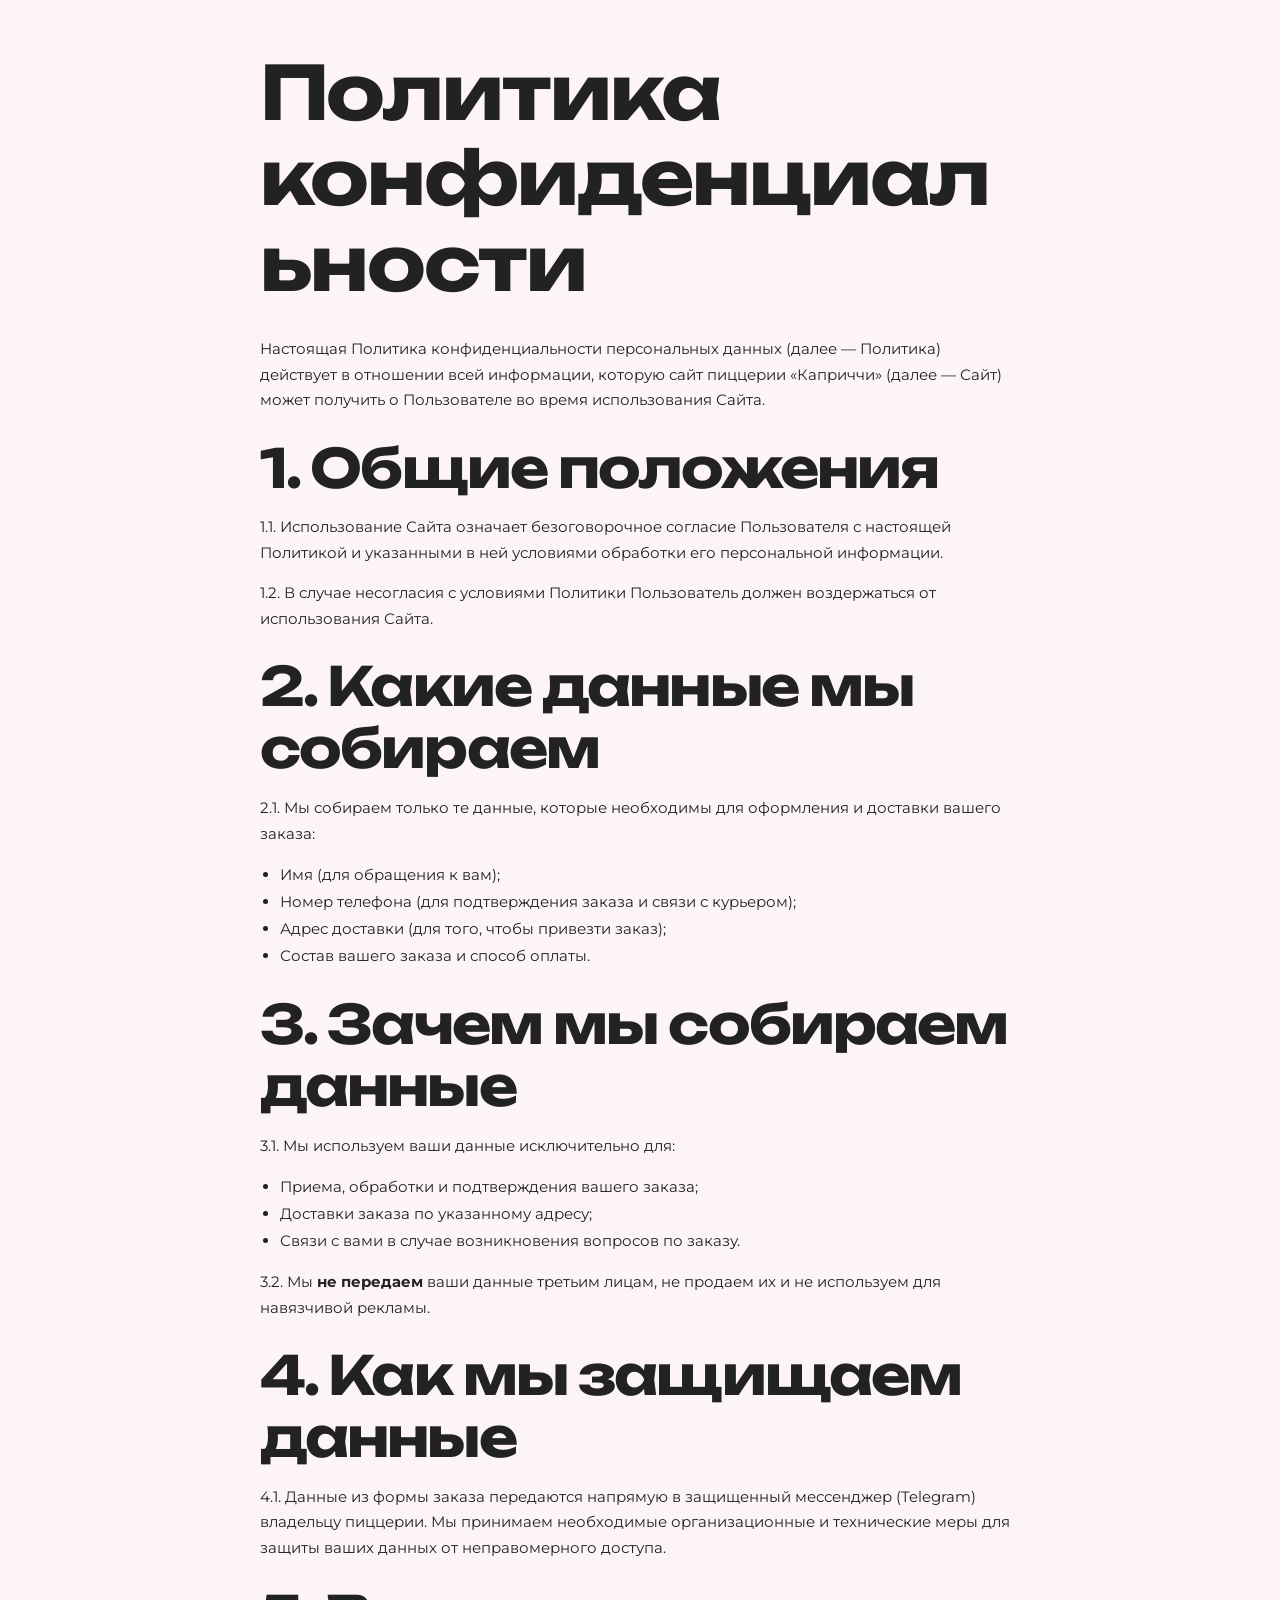
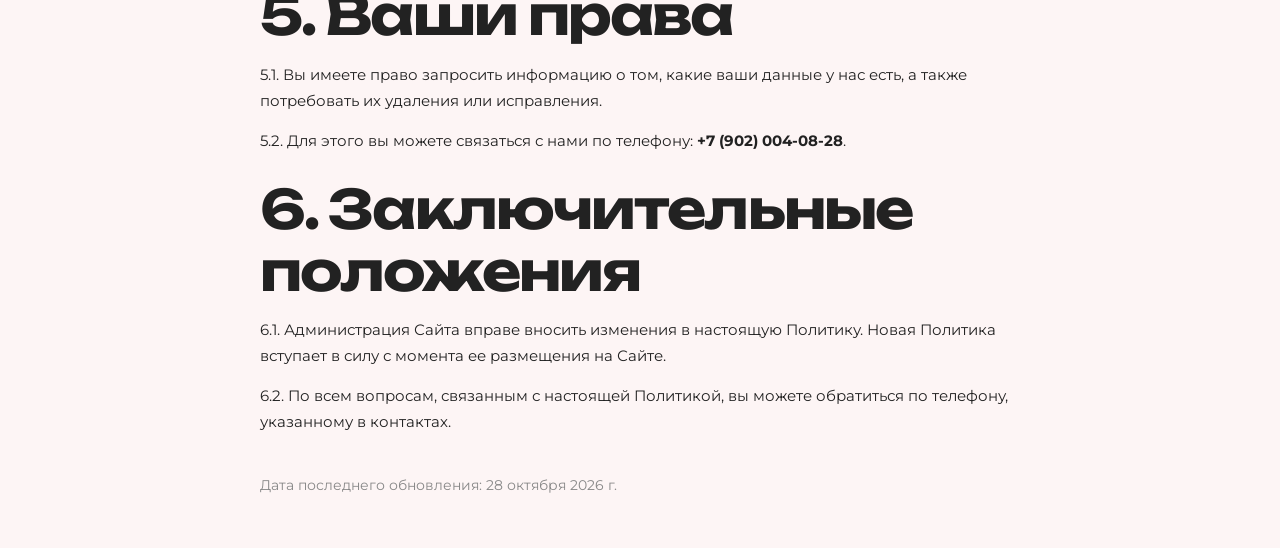
<file: privacy.html>
<!DOCTYPE html>
<html lang="ru">
<head>
  <meta charset="UTF-8">
  <meta name="viewport" content="width=device-width, initial-scale=1.0">
  <meta name="theme-color" content="#0a0a0a">

  <title>КАПРИЧЧИ — Пицца с характером</title>
  <meta name="description" content="Пиццерия Каприччи. Авторская пицца, яркие вкусы и атмосфера, в которую хочется вернуться.">

  <!-- Google Fonts -->
  <link rel="preconnect" href="https://fonts.googleapis.com">
  <link rel="preconnect" href="https://fonts.gstatic.com" crossorigin>
  <link href="https://fonts.googleapis.com/css2?family=Montserrat:wght@400;500;600;700;800;900&family=Unbounded:wght@500;600;700;800&display=swap" rel="stylesheet">

  <link rel="stylesheet" href="style.css">
  <script src="script.js" defer></script>
</head>

<body>
<div class="container" style="padding: 50px 20px; max-width: 800px; margin: 0 auto; color: #f5f5f5;">
  <h1 style="font-family: 'Unbounded', sans-serif; margin-bottom: 30px;">Политика конфиденциальности</h1>
  
  <p style="margin-bottom: 15px;">Настоящая Политика конфиденциальности персональных данных (далее — Политика) действует в отношении всей информации, которую сайт пиццерии «Каприччи» (далее — Сайт) может получить о Пользователе во время использования Сайта.</p>

  <h2 style="font-family: 'Unbounded', sans-serif; margin: 25px 0 15px;">1. Общие положения</h2>
  <p style="margin-bottom: 15px;">1.1. Использование Сайта означает безоговорочное согласие Пользователя с настоящей Политикой и указанными в ней условиями обработки его персональной информации.</p>
  <p style="margin-bottom: 15px;">1.2. В случае несогласия с условиями Политики Пользователь должен воздержаться от использования Сайта.</p>

  <h2 style="font-family: 'Unbounded', sans-serif; margin: 25px 0 15px;">2. Какие данные мы собираем</h2>
  <p style="margin-bottom: 15px;">2.1. Мы собираем только те данные, которые необходимы для оформления и доставки вашего заказа:</p>
  <ul style="margin-left: 20px; margin-bottom: 15px; line-height: 1.8;">
    <li>Имя (для обращения к вам);</li>
    <li>Номер телефона (для подтверждения заказа и связи с курьером);</li>
    <li>Адрес доставки (для того, чтобы привезти заказ);</li>
    <li>Состав вашего заказа и способ оплаты.</li>
  </ul>

  <h2 style="font-family: 'Unbounded', sans-serif; margin: 25px 0 15px;">3. Зачем мы собираем данные</h2>
  <p style="margin-bottom: 15px;">3.1. Мы используем ваши данные исключительно для:</p>
  <ul style="margin-left: 20px; margin-bottom: 15px; line-height: 1.8;">
    <li>Приема, обработки и подтверждения вашего заказа;</li>
    <li>Доставки заказа по указанному адресу;</li>
    <li>Связи с вами в случае возникновения вопросов по заказу.</li>
  </ul>
  <p style="margin-bottom: 15px;">3.2. Мы <strong>не передаем</strong> ваши данные третьим лицам, не продаем их и не используем для навязчивой рекламы.</p>

  <h2 style="font-family: 'Unbounded', sans-serif; margin: 25px 0 15px;">4. Как мы защищаем данные</h2>
  <p style="margin-bottom: 15px;">4.1. Данные из формы заказа передаются напрямую в защищенный мессенджер (Telegram) владельцу пиццерии. Мы принимаем необходимые организационные и технические меры для защиты ваших данных от неправомерного доступа.</p>

  <h2 style="font-family: 'Unbounded', sans-serif; margin: 25px 0 15px;">5. Ваши права</h2>
  <p style="margin-bottom: 15px;">5.1. Вы имеете право запросить информацию о том, какие ваши данные у нас есть, а также потребовать их удаления или исправления.</p>
  <p style="margin-bottom: 15px;">5.2. Для этого вы можете связаться с нами по телефону: <strong>+7 (902) 004-08-28</strong>.</p>

  <h2 style="font-family: 'Unbounded', sans-serif; margin: 25px 0 15px;">6. Заключительные положения</h2>
  <p style="margin-bottom: 15px;">6.1. Администрация Сайта вправе вносить изменения в настоящую Политику. Новая Политика вступает в силу с момента ее размещения на Сайте.</p>
  <p style="margin-bottom: 15px;">6.2. По всем вопросам, связанным с настоящей Политикой, вы можете обратиться по телефону, указанному в контактах.</p>
  
  <p style="margin-top: 40px; color: #888; font-size: 14px;">Дата последнего обновления: 28 октября 2026 г.</p>
</div>
</body>
</html>
</file>
<file: style.css>
/* =========================
   КАПРИЧЧИ — DESIGN SYSTEM
   Светлая тема
   ========================= */

:root {
  --bg: #fdf5f5;        /* основной фон сайта (светло-розовый) */
  --bg-soft: #ffffff;   /* чередующиеся секции */
  --card: #ffffff;      /* карточки */
  --white: #222222;     /* основной цвет текста (имя переменной сохранено из тёмной темы) */
  --muted: #6f6f6f;     /* второстепенный текст */
  --line: #f2dfe6;      /* светлые разделители */
  --purple: #D500F9;
  --pink: #FF007F;

  --font-main: "Montserrat", sans-serif;
  --font-display: "Unbounded", sans-serif;

  --container: 1240px;
  --side-padding: 32px;
  --transition: 220ms ease;
}

* {
  box-sizing: border-box;
  margin: 0;
  padding: 0;
}

html {
  scroll-behavior: smooth;
  scroll-padding-top: 90px;
}

body {
  background: var(--bg);
  color: var(--white);
  font-family: var(--font-main);
  font-size: 15px;
  line-height: 1.7;
  -webkit-font-smoothing: antialiased;
}

body.menu-open {
  overflow: hidden;
}

a {
  color: inherit;
  text-decoration: none;
}

button,
input {
  font: inherit;
}

button,
a {
  -webkit-tap-highlight-color: transparent;
}

button:focus-visible,
a:focus-visible {
  outline: 2px solid var(--pink);
  outline-offset: 5px;
}

img {
  display: block;
  width: 100%;
  height: 100%;
  object-fit: cover;
}

.container {
  width: min(
    calc(100% - var(--side-padding) * 2),
    var(--container)
  );
  margin-inline: auto;
}

.section {
  padding-block: 120px;
}

.section-kicker {
  color: var(--muted);
  font-size: 10px;
  font-weight: 700;
  letter-spacing: 2.2px;
  line-height: 1.5;
  margin-bottom: 24px;
}

h1,
h2,
h3,
p {
  overflow-wrap: break-word;
}

h1,
h2 {
  font-family: var(--font-display);
  font-weight: 700;
  letter-spacing: -2px;
  line-height: 1.15;
}

h2 {
  font-size: clamp(32px, 4.2vw, 54px);
}

h2 > span,
.hero h1 > span {
  color: #8f8f8f;
}

::selection {
  background: var(--purple);
  color: #fff;
}


/* =========================
   BUTTONS
   ========================= */

.button {
  min-height: 54px;
  display: inline-flex;
  align-items: center;
  justify-content: center;
  gap: 25px;
  padding: 0 25px;

  background: var(--purple);
  border: 1px solid var(--purple);
  color: #fff;

  font-size: 12px;
  font-weight: 800;
  letter-spacing: 0.3px;

  transition:
    background var(--transition),
    border-color var(--transition),
    box-shadow var(--transition),
    transform var(--transition);
}

.button:hover {
  background: #b000cf;
  border-color: var(--pink);
  box-shadow: 0 0 22px rgba(213, 0, 249, 0.24);
  transform: translateY(-2px);
}

.button span {
  font-size: 17px;
  transition: transform var(--transition);
}

.button:hover span {
  transform: translate(2px, -2px);
}

.button-small {
  min-height: 42px;
  padding-inline: 18px;
  gap: 14px;
  font-size: 11px;
}

.text-link {
  display: inline-flex;
  align-items: center;
  gap: 12px;

  color: var(--white);
  font-size: 12px;
  font-weight: 700;

  transition: color var(--transition);
}

.text-link span {
  color: var(--pink);
  font-size: 17px;
  transition: transform var(--transition);
}

.text-link:hover {
  color: var(--purple);
}

.text-link:hover span {
  transform: translate(3px, -2px);
}


/* =========================
   HEADER
   ========================= */

.header {
  position: relative;
  z-index: 20;
  background: var(--bg);
  border-bottom: 1px solid #f0dfe4;
}

.header-inner {
  min-height: 84px;
  display: flex;
  align-items: center;
  justify-content: space-between;
  gap: 32px;
}

.logo {
  flex-shrink: 0;
  font-family: var(--font-display);
  font-size: 18px;
  font-weight: 800;
  letter-spacing: -0.8px;
  line-height: 1.3;
  color: #222222;
}

.logo-dot {
  color: var(--pink);
}

/* ИЗМЕНЕНО: увеличен отступ между ссылками под более крупный шрифт. */
.navigation {
  display: flex;
  align-items: center;
  gap: clamp(24px, 3.2vw, 48px);
}

/* ИЗМЕНЕНО: шрифт навигации увеличен 12px -> 14px. */
.navigation a {
  position: relative;
  color: #333333;
  font-size: 16px;
  font-weight: 600;
  transition: color var(--transition);
}

.navigation a::after {
  position: absolute;
  right: 0;
  bottom: -8px;
  left: 0;
  height: 1px;
  background: var(--pink);
  content: "";
  transform: scaleX(0);
  transform-origin: left;
  transition: transform var(--transition);
}

.navigation a:hover {
  color: var(--pink);
}

.navigation a:hover::after {
  transform: scaleX(1);
}

.menu-toggle {
  display: none;
}


/* =========================
   HERO
   ========================= */

.hero {
  position: relative;
  min-height: min(760px, calc(100svh - 84px));
  min-height: max(620px, min(760px, calc(100svh - 84px)));

  display: flex;
  align-items: center;
  overflow: hidden;
  isolation: isolate;
}

.hero-image,
.hero-shade {
  position: absolute;
  inset: 0;
  z-index: -1;
}

/* Тёмная заглушка вместо светлой (пока фото грузится). */
.hero-image {
  background-color: #171717;

  /* ЗАМЕНИ ПУТЬ НА СВОЮ ФОТОГРАФИЮ */
  background-image: url("images/hero.jpg");

  background-size: cover;
  background-position: center 55%;
  transform: scale(1.01);
}

/* Затемнение вместо светлой вуали (элемент .hero-shade в разметке не используется — на всякий случай). */
.hero-shade {
  background: linear-gradient(
    90deg,
    rgba(0, 0, 0, 0.37) 0%,
    rgba(0, 0, 0, 0.151) 45%,
    rgba(0, 0, 0, 0.137) 100%
  );
}

.hero-content {
  padding-block: 100px 115px;
}

/* Белый текст со свечением — читается на фото (страница меню) */
.eyebrow {
  display: flex;
  align-items: center;
  gap: 11px;
  margin-bottom: 32px;

  color: #ffffff;
  font-size: 10px;
  font-weight: 800;
  letter-spacing: 2.5px;
  text-shadow:
    0 1px 8px rgba(0, 0, 0, 0.75),
    0 0 22px rgba(0, 0, 0, 0.45);
}

.status-dot {
  width: 7px;
  height: 7px;
  flex-shrink: 0;
  border-radius: 50%;
  background: var(--pink);
}

.hero h1 {
  max-width: 850px;
  font-size: clamp(38px, 6.2vw, 76px);
  line-height: 1.18;
  letter-spacing: -3.5px;
  color: #222222;
}

.hero h1 > span {
  display: inline-block;
  margin-top: 4px;
}

.hero-description {
  max-width: 435px;
  margin-top: 26px;
  color: #555555;
  font-size: 14px;
  line-height: 1.9;
}

.hero-actions {
  display: flex;
  align-items: center;
  flex-wrap: wrap;
  gap: 30px;
  margin-top: 35px;
}

.hero-bottom {
  position: absolute;
  right: 0;
  bottom: 26px;
  left: 0;

  display: flex;
  justify-content: space-between;
  align-items: center;
  gap: 20px;

  color: #8f8f8f;
  font-size: 9px;
  font-weight: 700;
  letter-spacing: 1.5px;
}

.hero-bottom a {
  display: flex;
  align-items: center;
  gap: 14px;
}

.hero-bottom a span {
  color: var(--pink);
  font-size: 16px;
}


/* =========================
   SECTION HEADINGS
   ========================= */

.section-heading {
  display: flex;
  justify-content: space-between;
  align-items: flex-end;
  gap: 35px;
  margin-bottom: 48px;
}

.section-description {
  max-width: 310px;
  padding-bottom: 7px;
  color: var(--muted);
  font-size: 13px;
  line-height: 1.9;
}


/* =========================
   PIZZA MENU
   ========================= */

.menu-section {
  background: var(--bg);
}

.pizza-grid {
  display: grid;
  grid-template-columns: repeat(2, minmax(0, 1fr));
  gap: 24px;
}

.pizza-card {
  min-width: 0;
  overflow: hidden;
  background: var(--card);
  border: 1px solid transparent;
  box-shadow: 0 6px 22px rgba(93, 23, 48, 0.08);

  transition:
    border-color var(--transition),
    transform var(--transition),
    box-shadow var(--transition);
}

.pizza-card:hover {
  border-color: var(--purple);
  box-shadow: 0 10px 32px rgba(213, 0, 249, 0.14);
  transform: translateY(-4px);
}

.pizza-photo {
  position: relative;
  aspect-ratio: 1 / 1;
  width: 100%;
  overflow: hidden;
  background: #f7eef0;
}

.pizza-photo img {
  display: block;
  width: 100%;
  height: 100%;
  object-fit: cover;
  object-position: center;
  transition: transform 500ms ease;
}

.pizza-card:hover .pizza-photo img {
  transform: scale(1.045);
}

.pizza-number {
  position: absolute;
  top: 16px;
  left: 16px;

  display: grid;
  width: 34px;
  height: 34px;
  place-items: center;

  background: rgba(255, 255, 255, 0.92);
  border: 1px solid rgba(0, 0, 0, 0.12);
  color: #222222;

  font-size: 10px;
  font-weight: 700;
}

.pizza-info {
  padding: 24px;
}

.pizza-title-row {
  display: flex;
  justify-content: space-between;
  align-items: flex-start;
  gap: 15px;
}

.pizza-title-row h3 {
  font-family: var(--font-display);
  font-size: clamp(15px, 1.5vw, 20px);
  font-weight: 600;
  line-height: 1.5;
  color: #222222;
}

.pizza-price {
  flex-shrink: 0;
  color: var(--pink);
  font-size: 16px;
  font-weight: 800;
  white-space: nowrap;
}

.pizza-info > p {
  min-height: 44px;
  margin-top: 10px;
  color: var(--muted);
  font-size: 12px;
  line-height: 1.8;
}

.pizza-meta {
  display: flex;
  justify-content: space-between;
  gap: 15px;
  margin-top: 20px;
  padding-top: 15px;

  border-top: 1px solid #f0e0e5;
  color: #8f8f8f;

  font-size: 9px;
  font-weight: 700;
  letter-spacing: 1px;
}

.menu-footer {
  display: flex;
  justify-content: space-between;
  align-items: center;
  gap: 24px;

  margin-top: 36px;
  padding-top: 24px;
  border-top: 1px solid #f0e0e5;
}

.menu-footer > p {
  color: var(--muted);
  font-size: 9px;
  font-weight: 700;
  letter-spacing: 1.5px;
}


/* =========================
   ABOUT
   ========================= */

.about-section {
  background: var(--bg-soft);
  border-block: 1px solid #f2dfe6;
}

.about-grid {
  display: grid;
  grid-template-columns: 0.9fr 1.1fr;
  align-items: center;
  gap: clamp(40px, 8vw, 110px);
}

.about-copy h2 {
  margin-bottom: 28px;
}

.about-copy > p {
  max-width: 460px;
  margin-bottom: 18px;
  color: #555555;
  font-size: 13px;
  line-height: 2;
}

.about-copy .text-link {
  margin-top: 16px;
}

.about-visual {
  position: relative;
  min-width: 0;
  aspect-ratio: 0.95 / 1;
  background: #f7eef0;
}

.about-visual > img {
  object-position: center;
}

.about-stamp {
  position: absolute;
  right: -16px;
  bottom: 30px;

  display: flex;
  align-items: center;
  gap: 12px;
  padding: 14px 18px;

  background: var(--bg);
  border: 1px solid var(--purple);
  color: #222222;

  font-size: 9px;
  font-weight: 800;
  letter-spacing: 1.4px;
}

.stamp-line {
  width: 24px;
  height: 1px;
  background: var(--pink);
}


/* =========================
   ATMOSPHERE GALLERY
   ========================= */

.atmosphere-section {
  background: var(--bg);
}

.atmosphere-heading h2 > span {
  color: var(--pink);
}

.gallery {
  display: grid;
  grid-template-columns: repeat(3, minmax(0, 1fr));
  gap: 20px;
}

.gallery-item {
  position: relative;
  min-width: 0;
  aspect-ratio: 3 / 4;
  overflow: hidden;
  background: #f7eef0;
}

.gallery-large {
  grid-row: auto;
}

.gallery-item img {
  width: 100%;
  height: 100%;
  object-fit: cover;
  object-position: center;
  opacity: 0.95;
  transition:
    transform 500ms ease,
    opacity 220ms ease;
}

.gallery-item:hover img {
  transform: scale(1.035);
  opacity: 1;
}

.gallery-item::after {
  position: absolute;
  inset: 45% 0 0;
  background: linear-gradient(
    transparent,
    rgba(0, 0, 0, 0.65)
  );
  content: "";
  pointer-events: none;
}

.gallery-item figcaption {
  position: absolute;
  z-index: 1;
  bottom: 18px;
  left: 20px;
  color: #fff;
  font-size: 9px;
  font-weight: 700;
  letter-spacing: 1.5px;
}

@media (max-width: 900px) {
  .gallery {
    grid-template-columns: repeat(2, minmax(0, 1fr));
    gap: 16px;
  }
}

@media (max-width: 680px) {
  .gallery {
    grid-template-columns: minmax(0, 1fr);
    gap: 18px;
  }

  .gallery-item,
  .gallery-large {
    grid-row: auto;
    aspect-ratio: 4 / 5;
  }
}

.gallery-large {
  grid-row: 1 / 3;
}

.gallery-item img {
  opacity: 0.95;
  transition:
    transform 500ms ease,
    opacity var(--transition);
}

.gallery-item:hover img {
  transform: scale(1.035);
  opacity: 1;
}

.gallery-item::after {
  position: absolute;
  inset: 45% 0 0;
  background: linear-gradient(transparent, rgba(0, 0, 0, 0.65));
  content: "";
  pointer-events: none;
}

.gallery-item figcaption {
  position: absolute;
  z-index: 1;
  bottom: 18px;
  left: 20px;

  color: #fff;
  font-size: 9px;
  font-weight: 700;
  letter-spacing: 1.5px;
}


/* =========================
   CONTACT BANNER
   ========================= */

.contact-banner {
  padding-block: 58px;
  background: #ffffff;
  border-block: 1px solid #f2dfe6;
}

.contact-banner-inner {
  display: flex;
  justify-content: space-between;
  align-items: center;
  gap: 35px;
}

.contact-banner .section-kicker {
  margin-bottom: 16px;
}

.contact-banner h2 {
  font-size: clamp(28px, 4vw, 43px);
  letter-spacing: -1.8px;
  color: #222222;
}


/* =========================
   FOOTER
   ========================= */

.footer {
  padding-top: 70px;
  background: var(--bg);
}

.footer-main {
  display: grid;
  grid-template-columns: 1.4fr 1fr 1.3fr 1fr;
  gap: 40px;
  padding-bottom: 60px;
}

.footer-brand .logo {
  display: inline-block;
  margin-bottom: 18px;
}

.footer-brand > p {
  color: var(--muted);
  font-size: 12px;
  line-height: 2;
}

.footer-column {
  display: flex;
  flex-direction: column;
  align-items: flex-start;
  gap: 12px;
}

.footer-column h3 {
  margin-bottom: 8px;
  color: #8f8f8f;
  font-size: 9px;
  font-weight: 800;
  letter-spacing: 1.7px;
}

.footer-column > a,
.footer-column > p {
  color: #444444;
  font-size: 11px;
  line-height: 1.8;
  transition: color var(--transition);
}

.footer-column > a:hover {
  color: var(--pink);
}

.footer-bottom {
  min-height: 65px;
  display: flex;
  justify-content: space-between;
  align-items: center;
  gap: 20px;

  border-top: 1px solid #f0e0e5;
  color: #8f8f8f;
  font-size: 9px;
  font-weight: 700;
  letter-spacing: 1px;
}

.footer-bottom a {
  transition: color var(--transition);
}

.footer-bottom a:hover {
  color: var(--pink);
}


/* =========================
   RESPONSIVE: TABLETS
   ========================= */

@media (max-width: 900px) {
  :root {
    --side-padding: 24px;
  }

  .header-inner {
    gap: 20px;
  }

  .navigation {
    gap: 18px;
  }

  .navigation a {
    font-size: 11px;
  }

  .logo {
    font-size: 16px;
  }

  .about-grid {
    gap: 40px;
  }

  .footer-main {
    grid-template-columns: repeat(2, minmax(0, 1fr));
    gap: 38px;
  }

  .gallery {
    grid-template-rows: repeat(2, minmax(160px, 210px));
  }
}


/* =========================
   RESPONSIVE: MOBILE MENU
   ========================= */

@media (max-width: 680px) {
  :root {
    --side-padding: 20px;
  }

  html {
    scroll-padding-top: 75px;
  }

  .section {
    padding-block: 76px;
  }

  .header {
    position: sticky;
    top: 0;
  }

  .header-inner {
    min-height: 72px;
    gap: 14px;
  }

  .logo {
    font-size: 15px;
  }

  .header-order {
    min-height: 39px;
    padding-inline: 13px;
    margin-left: auto;
  }

  .menu-toggle {
    position: relative;
    z-index: 22;

    display: flex;
    flex-direction: column;
    justify-content: center;
    gap: 6px;

    width: 40px;
    height: 40px;
    padding: 8px;

    background: transparent;
    border: 1px solid #e6d2d9;
    cursor: pointer;
  }

  .menu-toggle span {
    display: block;
    width: 100%;
    height: 1px;
    background: #222222;
    transition:
      transform var(--transition),
      width var(--transition);
  }

  .menu-toggle[aria-expanded="true"] span:first-child {
    transform: translateY(3.5px) rotate(45deg);
  }

  .menu-toggle[aria-expanded="true"] span:last-child {
    transform: translateY(-3.5px) rotate(-45deg);
  }

  .navigation {
    position: fixed;
    z-index: 21;
    inset: 72px 0 0;

    display: flex;
    flex-direction: column;
    align-items: stretch;
    justify-content: flex-start;
    gap: 0;

    padding: 35px var(--side-padding);
    background: rgba(253, 245, 245, 0.98);
    border-top: 1px solid #f2dfe6;

    visibility: hidden;
    opacity: 0;
    pointer-events: none;
    transform: translateY(-8px);

    transition:
      opacity var(--transition),
      transform var(--transition),
      visibility var(--transition);
  }

  .navigation.is-open {
    visibility: visible;
    opacity: 1;
    pointer-events: auto;
    transform: translateY(0);
  }

  .navigation a {
    padding-block: 19px;
    border-bottom: 1px solid #f0e0e6;
    font-family: var(--font-display);
    font-size: 18px;
    font-weight: 600;
    color: #222222;
  }

  .navigation a::after {
    display: none;
  }

  .hero {
    min-height: 650px;
    min-height: min(760px, calc(100svh - 72px));
    min-height: max(580px, min(760px, calc(100svh - 72px)));
  }

  .hero-image {
    background-position: 58% center;
  }

  /* Затемнение вместо светлой вуали. */
  .hero-shade {
    background: linear-gradient(
      90deg,
      rgba(0, 0, 0, 0.45) 0%,
      rgba(0, 0, 0, 0.2) 55%,
      rgba(0, 0, 0, 0.18) 100%
    );
  }

  .hero-content {
    padding-block: 75px 95px;
  }

  .eyebrow {
    margin-bottom: 24px;
    font-size: 9px;
    letter-spacing: 1.7px;
  }

  .hero h1 {
    font-size: clamp(34px, 8.2vw, 50px);
    letter-spacing: -2px;
  }

  .hero-description {
    max-width: 360px;
    margin-top: 22px;
    font-size: 13px;
  }

  .hero-actions {
    align-items: flex-start;
    flex-direction: column;
    gap: 22px;
    margin-top: 30px;
  }

  .hero-bottom {
    font-size: 8px;
    letter-spacing: 0.8px;
  }

  .section-heading {
    align-items: flex-start;
    flex-direction: column;
    gap: 18px;
    margin-bottom: 32px;
  }

  .section-kicker {
    margin-bottom: 18px;
    font-size: 9px;
  }

  h2 {
    letter-spacing: -1.5px;
  }

  .section-description {
    max-width: 360px;
    padding-bottom: 0;
  }

  .pizza-grid {
    grid-template-columns: minmax(0, 1fr);
    gap: 18px;
  }

  .pizza-photo {
    aspect-ratio: 1.28 / 1;
  }

  .pizza-info {
    padding: 20px;
  }

  .pizza-title-row h3 {
    font-size: 16px;
  }

  .pizza-price {
    font-size: 15px;
  }

  .pizza-info > p {
    min-height: 0;
  }

  .menu-footer {
    align-items: flex-start;
    flex-direction: column;
    gap: 18px;
  }

  .about-grid {
    grid-template-columns: minmax(0, 1fr);
    gap: 35px;
  }

  .about-copy h2 {
    margin-bottom: 22px;
  }

  .about-copy > p {
    font-size: 12px;
  }

  .about-visual {
    aspect-ratio: 1 / 1;
    margin-right: 10px;
  }

  .about-stamp {
    right: -10px;
    bottom: 20px;
    padding: 12px;
    gap: 8px;
    font-size: 8px;
  }

  .gallery {
    grid-template-columns: minmax(0, 1fr);
    grid-template-rows: none;
    gap: 15px;
  }

  .gallery-item,
  .gallery-large {
    grid-row: auto;
    aspect-ratio: 1.15 / 1;
  }

  .gallery-large {
    aspect-ratio: 0.95 / 1;
  }

  .contact-banner {
    padding-block: 42px;
  }

  .contact-banner-inner {
    align-items: flex-start;
    flex-direction: column;
    gap: 25px;
  }

  .contact-banner h2 {
    font-size: clamp(27px, 7vw, 38px);
  }

  .footer {
    padding-top: 48px;
  }

  .footer-main {
    grid-template-columns: minmax(0, 1fr);
    gap: 34px;
    padding-bottom: 42px;
  }

  .footer-brand > p {
    font-size: 12px;
  }

  .footer-column {
    gap: 10px;
  }

  .footer-bottom {
    align-items: flex-start;
    flex-direction: column;
    justify-content: center;
    gap: 12px;
    padding-block: 22px;
    font-size: 8px;
  }
}


/* =========================
   SMALL MOBILE
   ========================= */

@media (max-width: 360px) {
  :root {
    --side-padding: 15px;
  }

  .header-inner {
    gap: 9px;
  }

  .logo {
    font-size: 13px;
  }

  .header-order {
    gap: 7px;
    padding-inline: 9px;
    font-size: 10px;
  }

  .menu-toggle {
    width: 35px;
    height: 35px;
  }

  .hero h1 {
    font-size: 32px;
  }

  .hero-bottom > span {
    max-width: 210px;
  }

  .pizza-title-row {
    gap: 8px;
  }

  .pizza-title-row h3 {
    font-size: 14px;
  }

  .pizza-price {
    font-size: 13px;
  }
}


/* =========================
   REDUCED MOTION
   ========================= */

@media (prefers-reduced-motion: reduce) {
  *,
  *::before,
  *::after {
    scroll-behavior: auto !important;
    transition-duration: 0.01ms !important;
    animation-duration: 0.01ms !important;
    animation-iteration-count: 1 !important;
  }
}


/* =========================
   APPLICATION MODAL
   ========================= */

.application-modal {
  position: fixed;
  inset: 0;
  z-index: 1000;
  display: flex;
  align-items: center;
  justify-content: center;
  padding: 20px;
  visibility: hidden;
  opacity: 0;
  pointer-events: none;
  transition: opacity 220ms ease, visibility 220ms ease;
}

.application-modal.is-open {
  visibility: visible;
  opacity: 1;
  pointer-events: auto;
}

.application-modal__overlay {
  position: absolute;
  inset: 0;
  background: rgba(0, 0, 0, 0.5);
  backdrop-filter: blur(5px);
  -webkit-backdrop-filter: blur(5px);
  cursor: pointer;
}

.application-modal__dialog {
  position: relative;
  z-index: 1;
  width: 100%;
  max-width: 460px;
  max-height: calc(100dvh - 40px);
  overflow-y: auto;
  padding: 42px;
  background: #ffffff;
  color: #222222;
  border: 1px solid #f2dfe6;
  border-radius: 8px;
  box-shadow: 0 25px 80px rgba(0, 0, 0, 0.18), 0 0 30px rgba(213, 0, 249, 0.07);
  transform: translateY(15px) scale(0.98);
  transition: transform 220ms ease;
}

.application-modal.is-open .application-modal__dialog {
  transform: translateY(0) scale(1);
}

.application-modal__close {
  position: absolute;
  top: 12px;
  right: 15px;
  display: grid;
  place-items: center;
  width: 36px;
  height: 36px;
  padding: 0;
  background: transparent;
  border: 0;
  color: #222222;
  font-family: Arial, sans-serif;
  font-size: 32px;
  font-weight: 300;
  line-height: 1;
  cursor: pointer;
  transition: color 220ms ease, transform 220ms ease;
}

.application-modal__close:hover {
  color: #D500F9;
  transform: rotate(90deg);
}

.application-modal__title {
  margin: 0 30px 12px 0;
  font-family: "Unbounded", sans-serif;
  font-size: clamp(22px, 4vw, 28px);
  font-weight: 700;
  line-height: 1.35;
  letter-spacing: -0.8px;
  color: #222222;
}

.application-modal__description {
  margin-bottom: 28px;
  color: #777777;
  font-size: 13px;
  line-height: 1.8;
}

.application-modal__form {
  display: flex;
  flex-direction: column;
  gap: 10px;
}

.application-modal__form label {
  margin-top: 8px;
  color: #333333;
  font-size: 12px;
  font-weight: 600;
}

.application-modal__form input {
  width: 100%;
  min-height: 52px;
  padding: 13px 15px;
  background: #fbf4f5;
  border: 1px solid #e6d2d9;
  border-radius: 4px;
  outline: none;
  color: #222222;
  font: inherit;
  font-size: 14px;
  transition: border-color 220ms ease, box-shadow 220ms ease;
}

.application-modal__form input::placeholder {
  color: #a3a3a3;
}

.application-modal__form input:focus {
  border-color: #D500F9;
  box-shadow: 0 0 0 3px rgba(213, 0, 249, 0.12);
}

.application-modal__form input:focus-visible {
  outline: 1px solid #D500F9;
  outline-offset: 2px;
}

.application-modal__submit {
  width: 100%;
  min-height: 54px;
  margin-top: 18px;
  padding: 14px 20px;
  background: #D500F9;
  border: 1px solid #D500F9;
  border-radius: 4px;
  color: #fff;
  font: inherit;
  font-size: 13px;
  font-weight: 800;
  letter-spacing: 0.4px;
  cursor: pointer;
  transition: background 220ms ease, box-shadow 220ms ease, transform 220ms ease;
}

.application-modal__submit:hover {
  background: #b000cf;
  box-shadow: 0 0 24px rgba(213, 0, 249, 0.4);
  transform: translateY(-2px);
}

.application-modal__submit:active {
  transform: translateY(0);
}

.application-modal__submit:focus-visible,
.application-modal__close:focus-visible {
  outline: 2px solid #222222;
  outline-offset: 4px;
}

.application-modal__message {
  min-height: 0;
  color: #b000cf;
  font-size: 12px;
  line-height: 1.6;
}

.application-modal__message:empty {
  display: none;
}

@media (max-width: 480px) {
  .application-modal {
    padding: 14px;
  }

  .application-modal__dialog {
    max-height: calc(100dvh - 28px);
    padding: 34px 22px 26px;
  }

  .application-modal__description {
    margin-bottom: 20px;
  }

  .application-modal__form input {
    min-height: 50px;
  }
}

@media (prefers-reduced-motion: reduce) {
  .application-modal,
  .application-modal__dialog,
  .application-modal__close,
  .application-modal__form input,
  .application-modal__submit {
    transition: none;
  }
}


/* Твои значения сохранены: убран нижний градиент-переход, тёмное затемнение — как на главной. */
.menu-page-hero {
  position: relative;
  padding: clamp(90px, 13vw, 160px) 0 70px;
  overflow: hidden;
  background:
    linear-gradient(
      90deg,
      rgba(0, 0, 0, 0.37) 0%,
      rgba(0, 0, 0, 0.151) 45%,
      rgba(0, 0, 0, 0.137) 100%
    ),
    url("images/hero.jpg");
  background-size: cover;
  background-position: center 48%;
  background-repeat: no-repeat;
}

/* Белый текст со свечением */
.menu-page-hero h1 {
  margin-top: 24px;
  font-family: var(--font-display);
  font-size: clamp(42px, 8vw, 100px);
  line-height: 1.15;
  font-weight: 700;
  color: #ffffff;
  text-shadow:
    0 2px 14px rgba(0, 0, 0, 0.65),
    0 4px 38px rgba(0, 0, 0, 0.4);
}

.menu-page-hero h1 span {
  color: var(--purple);
  text-shadow:
    0 2px 14px rgba(0, 0, 0, 0.65),
    0 4px 38px rgba(0, 0, 0, 0.4);
}

/* Белый текст со свечением */
.menu-page-hero > .container > p,
.menu-page-hero__inner > p {
  margin-top: 20px;
  color: #ffffff;
  font-size: clamp(14px, 2vw, 18px);
  line-height: 1.7;
  text-shadow:
    0 1px 8px rgba(0, 0, 0, 0.75),
    0 2px 24px rgba(0, 0, 0, 0.45);
}

.menu-jump-links {
  display: flex;
  flex-wrap: wrap;
  gap: 10px;
  margin-top: 35px;
}

.menu-jump-links a {
  padding: 11px 18px;
  color: #222222;
  background: rgba(255, 255, 255, 0.6);
  border: 1px solid #ecdbe1;
  border-radius: 30px;
  font-size: 12px;
  font-weight: 600;
  transition: background 0.25s, border-color 0.25s;
}

.menu-jump-links a:hover {
  background: rgba(160, 30, 210, 0.1);
  border-color: var(--purple);
}

.menu-page-section {
  padding-top: 30px;
}

.menu-page-section .menu-category {
  margin-bottom: 80px;
  scroll-margin-top: 100px;
}

.menu-page-section .menu-category-title {
  margin-bottom: 25px;
  font-family: var(--font-display);
  font-size: clamp(24px, 4vw, 36px);
  color: #222222;
}

.menu-page-section .menu-subcategory-title {
  margin: 35px 0 20px;
}

.menu-page-back {
  display: flex;
  justify-content: center;
  padding: 20px 0 60px;
}

.navigation a.active {
  color: var(--purple);
}

@media (max-width: 600px) {
  .menu-page-hero {
    padding-top: 100px;
    padding-bottom: 45px;
  }

  .menu-jump-links {
    gap: 8px;
  }

  .menu-jump-links a {
    padding: 10px 13px;
    font-size: 11px;
  }

  .menu-page-section .menu-category {
    margin-bottom: 55px;
  }

  .menu-page-section .pizza-grid {
    grid-template-columns: 1fr;
  }

  .menu-page-section .pizza-info {
    padding: 18px;
  }

  .menu-page-back .button {
    width: 100%;
    justify-content: center;
  }
}


/* =========================================
   MENU PAGE — FIXED RESPONSIVE LAYOUT
   ========================================= */

.menu-fix-section {
  padding-block: 80px;
  overflow: hidden;
}

.menu-fix-category {
  padding-block: 80px;
  scroll-margin-top: 100px;
}

.menu-fix-category:first-child {
  padding-top: 0;
}

.menu-fix-heading {
  margin: 0 0 40px;
  font-family: "Unbounded", sans-serif;
  font-size: clamp(28px, 4vw, 44px);
  line-height: 1.2;
  overflow-wrap: anywhere;
  color: #222222;
}

.menu-fix-subheading {
  margin: 44px 0 24px;
  font-family: "Unbounded", sans-serif;
  font-size: clamp(19px, 2.5vw, 25px);
  line-height: 1.3;
  color: #222222;
}

.menu-fix-nav {
  display: flex;
  flex-wrap: wrap;
  align-items: center;
  gap: 12px;
  margin-top: 32px;
}

/* Полупрозрачный белый фон, чтобы пилюли читались на фото. */
.menu-fix-nav a {
  display: inline-flex;
  align-items: center;
  justify-content: center;
  min-height: 42px;
  padding: 10px 18px;
  border: 1px solid rgba(34, 34, 34, 0.16);
  border-radius: 999px;
  background: rgba(255, 255, 255, 0.6);
  color: #222222;
  text-decoration: none;
  line-height: 1.3;
  transition: background-color 0.2s ease, border-color 0.2s ease;
}

.menu-fix-nav a:hover,
.menu-fix-nav a:focus-visible {
  border-color: #a855f7;
  background: rgba(168, 85, 247, 0.1);
}

.menu-fix-grid,
.menu-fix-section .pizza-grid {
  display: grid;
  grid-template-columns: repeat(3, minmax(0, 1fr));
  align-items: stretch;
  gap: 24px;
  width: 100%;
  min-width: 0;
}

.menu-fix-section .pizza-card {
  display: flex;
  flex-direction: column;
  width: 100%;
  min-width: 0;
  height: 100%;
  overflow: hidden;
  box-sizing: border-box;
}

.menu-fix-section .pizza-photo {
  position: relative;
  width: 100%;
  aspect-ratio: 1 / 1;
  flex: 0 0 auto;
  overflow: hidden;
}

.menu-fix-section .pizza-photo img {
  display: block;
  width: 100%;
  height: 100%;
  aspect-ratio: 1 / 1;
  object-fit: cover;
  object-position: center;
}

.menu-fix-section .pizza-info {
  display: flex;
  flex: 1;
  flex-direction: column;
  min-width: 0;
  padding: 20px;
  box-sizing: border-box;
}

.menu-fix-section .pizza-title-row {
  display: flex;
  align-items: flex-start;
  justify-content: space-between;
  gap: 12px;
  width: 100%;
  min-width: 0;
  margin-bottom: 12px;
}

.menu-fix-section .pizza-title-row h3 {
  flex: 1 1 auto;
  min-width: 0;
  margin: 0;
  font-size: clamp(15px, 1.5vw, 19px);
  line-height: 1.4;
  overflow-wrap: anywhere;
}

.menu-fix-section .pizza-price {
  flex: 0 0 auto;
  white-space: nowrap;
  text-align: right;
  line-height: 1.4;
}

.menu-fix-section .pizza-info > p {
  margin: 0 0 12px;
  line-height: 1.65;
  overflow-wrap: anywhere;
}

.menu-fix-section .pizza-meta {
  margin-top: auto;
  padding-top: 8px;
  line-height: 1.5;
}

.menu-fix-note {
  margin-top: 24px;
  line-height: 1.6;
}

.menu-fix-back {
  display: flex;
  justify-content: flex-start;
  padding: 24px 0 0;
}

.menu-fix-back .button {
  display: inline-flex;
  align-items: center;
  justify-content: center;
  gap: 10px;
  max-width: 100%;
  padding: 14px 22px;
  box-sizing: border-box;
  text-decoration: none;
}

@media (max-width: 1024px) {
  .menu-fix-grid,
  .menu-fix-section .pizza-grid {
    grid-template-columns: repeat(2, minmax(0, 1fr));
  }

  .menu-fix-section .pizza-info {
    padding: 18px;
  }
}

@media (max-width: 600px) {
  .menu-fix-section {
    padding-block: 40px;
  }

  .menu-fix-category {
    padding-block: 48px;
  }

  .menu-fix-category:first-child {
    padding-top: 0;
  }

  .menu-fix-heading {
    margin-bottom: 28px;
  }

  .menu-fix-subheading {
    margin-top: 32px;
    margin-bottom: 20px;
  }

  .menu-fix-grid,
  .menu-fix-section .pizza-grid {
    grid-template-columns: minmax(0, 1fr);
    gap: 24px;
  }

  .menu-fix-section .pizza-info {
    padding: 18px;
  }

  .menu-fix-section .pizza-title-row h3 {
    font-size: 17px;
  }

  .menu-fix-nav {
    gap: 8px;
    margin-top: 24px;
  }

  .menu-fix-nav a {
    padding: 9px 14px;
    font-size: 13px;
  }

  .menu-fix-back {
    padding-top: 16px;
  }
}




:root {
  --side-padding: clamp(16px, 4vw, 32px);
  --section-space: clamp(56px, 8vw, 120px);
  --content-gap: clamp(16px, 2.2vw, 24px);
}

html {
  width: 100%;
  scroll-padding-top: 88px;
  -webkit-text-size-adjust: 100%;
  text-size-adjust: 100%;
}

body {
  min-width: 320px;
  overflow-wrap: break-word;
}

*,
*::before,
*::after {
  min-width: 0;
}

img,
picture,
video,
canvas,
svg {
  max-width: 100%;
}

img {
  display: block;
  width: 100%;
  height: auto;
  object-fit: cover;
}

.container {
  width: min(100% - var(--side-padding) * 2, var(--container));
  margin-inline: auto;
}

.section {
  padding-block: var(--section-space);
}

h1,
h2,
h3,
.menu-fix-heading,
.menu-page-hero h1,
.application-modal__title {
  max-width: 100%;
  overflow-wrap: break-word;
  word-break: normal;
  hyphens: auto;
  letter-spacing: clamp(-2px, -0.035em, -0.5px);
}

h1 {
  font-size: clamp(2rem, 5.8vw, 4.75rem);
}

h2 {
  font-size: clamp(1.75rem, 4.2vw, 3.375rem);
}

p,
li,
a,
button,
input,
textarea,
select {
  overflow-wrap: anywhere;
}

button,
a,
input,
textarea,
select {
  touch-action: manipulation;
}

.button,
.button-small,
.menu-fix-nav a,
.menu-jump-links a {
  max-width: 100%;
}

/* Сохраняем пропорции изображений в контейнерах с заданным aspect-ratio. */
.pizza-photo img,
.gallery-item img,
.about-visual > img {
  width: 100%;
  height: 100%;
  object-fit: cover;
}

.pizza-grid,
.menu-fix-grid,
.menu-fix-section .pizza-grid {
  display: grid;
  grid-template-columns: repeat(3, minmax(0, 1fr));
  gap: var(--content-gap);
}

.pizza-card,
.pizza-info,
.pizza-title-row,
.menu-fix-section .pizza-card,
.menu-fix-section .pizza-info {
  min-width: 0;
}

.pizza-title-row,
.menu-fix-section .pizza-title-row {
  flex-wrap: wrap;
  align-items: flex-start;
}

.pizza-title-row h3,
.menu-fix-section .pizza-title-row h3 {
  flex: 1 1 9rem;
  min-width: 0;
  font-size: clamp(0.95rem, 1.35vw, 1.2rem);
  overflow-wrap: break-word;
  word-break: normal;
}

.pizza-price,
.menu-fix-section .pizza-price {
  max-width: 100%;
  white-space: normal;
  overflow-wrap: normal;
  font-size: clamp(0.85rem, 1.2vw, 1rem);
}

.pizza-info > p,
.menu-fix-section .pizza-info > p {
  min-height: 0;
  font-size: clamp(0.78rem, 1vw, 0.9rem);
  line-height: 1.7;
}

.gallery {
  grid-template-columns: repeat(3, minmax(0, 1fr));
  grid-template-rows: none;
  gap: var(--content-gap);
}

.gallery-large {
  grid-row: span 2;
}

.section-heading,
.contact-banner-inner,
.menu-footer {
  min-width: 0;
}

.about-grid {
  grid-template-columns: minmax(0, 0.9fr) minmax(0, 1.1fr);
}

.footer-main {
  grid-template-columns: repeat(4, minmax(0, 1fr));
  gap: clamp(18px, 3vw, 40px);
}

.footer-bottom {
  flex-wrap: wrap;
  padding-block: 18px;
}

/* Навигация: ссылки имеют комфортную область нажатия. */
.navigation a {
  display: inline-flex;
  align-items: center;
  min-height: 44px;
}

.menu-toggle {
  align-items: center;
  justify-content: center;
  min-width: 44px;
  min-height: 44px;
  flex: 0 0 44px;
  cursor: pointer;
}

.menu-fix-nav {
  align-items: stretch;
  gap: 8px;
}

.menu-fix-nav a,
.menu-jump-links a {
  min-height: 44px;
  text-align: center;
}

/* Модальное окно не выходит за экран и прокручивается независимо. */
.application-modal {
  padding: max(12px, env(safe-area-inset-top)) max(12px, env(safe-area-inset-right)) max(12px, env(safe-area-inset-bottom)) max(12px, env(safe-area-inset-left));
  overflow-y: auto;
  overscroll-behavior: contain;
}

.application-modal__dialog {
  width: min(100%, 460px);
  max-height: calc(100dvh - 24px);
  max-height: calc(100vh - 24px);
  max-height: calc(100dvh - 24px);
  overflow-x: hidden;
  overflow-y: auto;
  overscroll-behavior: contain;
}

.application-modal__close {
  min-width: 44px;
  min-height: 44px;
}

/* Небольшие ноутбуки */
@media (max-width: 1200px) {
  :root {
    --side-padding: 28px;
    --section-space: clamp(64px, 7vw, 96px);
  }

  .header-inner {
    gap: 20px;
  }

  .navigation {
    gap: clamp(10px, 1.6vw, 20px);
  }

  /* ИЗМЕНЕНО: шрифт навигации увеличен 11px -> 13px. */
  .navigation a {
    font-size: 13px;
  }

  .pizza-grid {
    grid-template-columns: repeat(3, minmax(0, 1fr));
  }

  .menu-fix-grid,
  .menu-fix-section .pizza-grid {
    grid-template-columns: repeat(3, minmax(0, 1fr));
  }

  .pizza-info,
  .menu-fix-section .pizza-info {
    padding: clamp(14px, 1.7vw, 22px);
  }

  .footer-main {
    gap: 24px;
  }
}

/* Планшеты */
@media (max-width: 900px) {
  :root {
    --side-padding: 24px;
    --section-space: 72px;
  }

  html {
    scroll-padding-top: 80px;
  }

  .header-inner {
    gap: 14px;
  }

  .logo {
    font-size: clamp(14px, 1.8vw, 17px);
  }

  .navigation {
    gap: 10px;
  }

  /* ИЗМЕНЕНО: шрифт навигации увеличен 10px -> 11px. */
  .navigation a {
    padding-inline: 2px;
    font-size: 11px;
  }

  .header-order {
    padding-inline: 12px;
    gap: 8px;
  }

  .pizza-grid,
  .menu-fix-grid,
  .menu-fix-section .pizza-grid {
    grid-template-columns: repeat(2, minmax(0, 1fr));
  }

  .gallery {
    grid-template-columns: repeat(2, minmax(0, 1fr));
    grid-template-rows: none;
  }

  .gallery-large {
    grid-row: auto;
  }

  .about-grid {
    grid-template-columns: minmax(0, 1fr) minmax(0, 1fr);
    gap: 28px;
  }

  .about-stamp {
    right: 8px;
    max-width: calc(100% - 16px);
    flex-wrap: wrap;
  }

  .footer-main {
    grid-template-columns: repeat(2, minmax(0, 1fr));
    gap: 32px 24px;
  }

  .section-heading {
    gap: 24px;
  }

  .menu-fix-category {
    padding-block: 56px;
  }
}

/* Телефоны */
@media (max-width: 680px) {
  :root {
    --side-padding: 16px;
    --section-space: 56px;
  }

  html {
    scroll-padding-top: 76px;
  }

  body {
    font-size: 14px;
  }

  .container {
    width: calc(100% - var(--side-padding) * 2);
  }

  .section {
    padding-block: var(--section-space);
  }

  .header {
    position: sticky;
    top: 0;
    z-index: 100;
  }

  .header-inner {
    min-height: 68px;
    gap: 10px;
  }

  .logo {
    flex: 0 1 auto;
    font-size: clamp(12px, 3.5vw, 15px);
    letter-spacing: -0.5px;
  }

  .header-order {
    min-height: 44px;
    margin-left: auto;
    padding-inline: 10px;
    gap: 6px;
    font-size: 10px;
    white-space: nowrap;
  }

  .menu-toggle {
    order: 3;
    position: relative;
    z-index: 102;
    display: flex;
    width: 44px;
    height: 44px;
    padding: 10px;
  }

  .navigation {
    position: fixed;
    z-index: 101;
    top: 68px;
    right: 0;
    bottom: 0;
    left: 0;
    inset: 68px 0 0;
    display: flex;
    flex-direction: column;
    align-items: stretch;
    justify-content: flex-start;
    gap: 0;
    padding: 12px var(--side-padding) max(24px, env(safe-area-inset-bottom));
    overflow-y: auto;
    overscroll-behavior: contain;
    background: rgba(255, 255, 255, 0.98);
    border-top: 1px solid #f2dfe6;
    visibility: hidden;
    opacity: 0;
    pointer-events: none;
    transform: translateY(-6px);
    transition: opacity var(--transition), transform var(--transition), visibility var(--transition);
  }

  .navigation.is-open {
    visibility: visible;
    opacity: 1;
    pointer-events: auto;
    transform: translateY(0);
  }

  .navigation a {
    display: flex;
    align-items: center;
    min-height: 52px;
    padding: 12px 4px;
    border-bottom: 1px solid #f0e0e6;
    font-family: var(--font-display);
    font-size: clamp(15px, 4vw, 18px);
  }

  .navigation a::after {
    display: none;
  }

  .hero {
    min-height: 0;
    min-height: min(760px, calc(100svh - 68px));
    min-height: max(540px, min(760px, calc(100svh - 68px)));
  }

  .hero-image {
    background-position: 58% center;
  }

  /* Затемнение вместо светлой вуали. */
  .hero-shade {
    background: linear-gradient(90deg, rgba(0, 0, 0, 0.45), rgba(0, 0, 0, 0.2));
  }

  .hero-content {
    padding-block: 58px 92px;
  }

  .eyebrow {
    gap: 8px;
    margin-bottom: 20px;
    font-size: 9px;
    letter-spacing: 1.2px;
    line-height: 1.5;
  }

  .hero h1 {
    max-width: 100%;
    font-size: clamp(32px, 9vw, 48px);
    line-height: 1.15;
    letter-spacing: -1.5px;
  }

  .hero h1 br {
    display: none;
  }

  .hero h1 > span {
    display: inline;
  }

  .hero-description {
    max-width: 38rem;
    margin-top: 18px;
    font-size: clamp(13px, 3.6vw, 15px);
    line-height: 1.75;
  }

  .hero-actions {
    align-items: stretch;
    flex-direction: column;
    gap: 16px;
    margin-top: 26px;
  }

  .hero-actions .button {
    width: 100%;
    min-height: 48px;
  }

  .hero-actions .text-link {
    min-height: 44px;
  }

  .hero-bottom {
    position: absolute;
    right: var(--side-padding);
    bottom: 16px;
    left: var(--side-padding);
    gap: 12px;
    font-size: 8px;
    letter-spacing: 0.5px;
  }

  .hero-bottom > span {
    max-width: 75%;
  }

  .section-heading {
    align-items: flex-start;
    flex-direction: column;
    gap: 14px;
    margin-bottom: 28px;
  }

  .section-kicker {
    margin-bottom: 14px;
    font-size: 9px;
    letter-spacing: 1.5px;
  }

  h1,
  h2 {
    letter-spacing: -1px;
  }

  .section-description {
    max-width: 100%;
    padding-bottom: 0;
    font-size: 13px;
    line-height: 1.75;
  }

  .pizza-grid,
  .menu-fix-grid,
  .menu-fix-section .pizza-grid {
    grid-template-columns: minmax(0, 1fr);
    gap: 18px;
  }

  .pizza-photo,
  .menu-fix-section .pizza-photo {
    aspect-ratio: 1.15 / 1;
  }

  .pizza-info,
  .menu-fix-section .pizza-info {
    padding: 16px;
  }

  .pizza-title-row,
  .menu-fix-section .pizza-title-row {
    flex-wrap: wrap;
    gap: 6px 12px;
  }

  .pizza-title-row h3,
  .menu-fix-section .pizza-title-row h3 {
    flex: 1 1 10rem;
    font-size: clamp(15px, 4vw, 18px);
    line-height: 1.4;
  }

  .pizza-price,
  .menu-fix-section .pizza-price {
    flex: 0 1 auto;
    font-size: 14px;
    white-space: normal;
  }

  .pizza-info > p,
  .menu-fix-section .pizza-info > p {
    margin-top: 8px;
    font-size: 12px;
    line-height: 1.7;
  }

  .pizza-meta {
    flex-wrap: wrap;
    gap: 8px;
    margin-top: 14px;
    padding-top: 12px;
    font-size: 9px;
    letter-spacing: 0.5px;
  }

  .menu-footer {
    align-items: flex-start;
    flex-direction: column;
    gap: 14px;
    margin-top: 26px;
    padding-top: 18px;
  }

  .menu-footer > p {
    font-size: 9px;
    letter-spacing: 1px;
  }

  .about-grid {
    grid-template-columns: minmax(0, 1fr);
    gap: 28px;
  }

  .about-copy h2 {
    margin-bottom: 18px;
  }

  .about-copy > p {
    margin-bottom: 14px;
    font-size: 13px;
    line-height: 1.8;
  }

  .about-visual {
    aspect-ratio: 1 / 1;
    margin-right: 0;
  }

  .about-stamp {
    right: 8px;
    bottom: 12px;
    max-width: calc(100% - 16px);
    gap: 7px;
    padding: 10px;
    font-size: 8px;
    letter-spacing: 0.7px;
  }

  .stamp-line {
    width: 16px;
  }

  .gallery {
    grid-template-columns: minmax(0, 1fr);
    grid-template-rows: none;
    gap: 14px;
  }

  .gallery-item,
  .gallery-large {
    grid-row: auto;
    aspect-ratio: 4 / 3;
  }

  .gallery-item figcaption {
    right: 12px;
    bottom: 12px;
    left: 12px;
    font-size: 9px;
    letter-spacing: 1px;
  }

  .contact-banner {
    padding-block: 36px;
  }

  .contact-banner-inner {
    align-items: stretch;
    flex-direction: column;
    gap: 20px;
  }

  .contact-banner h2 {
    font-size: clamp(25px, 7vw, 36px);
    line-height: 1.2;
    letter-spacing: -1px;
  }

  .contact-banner .button {
    width: 100%;
  }

  .footer {
    padding-top: 42px;
  }

  .footer-main {
    grid-template-columns: minmax(0, 1fr);
    gap: 26px;
    padding-bottom: 32px;
  }

  .footer-column {
    gap: 8px;
  }

  .footer-column > a,
  .footer-column > p {
    font-size: 12px;
  }

  .footer-bottom {
    align-items: flex-start;
    flex-direction: column;
    gap: 12px;
    padding-block: 18px;
    font-size: 9px;
    line-height: 1.6;
    letter-spacing: 0.5px;
  }

  /* Отдельная страница полного меню */
  .menu-page-hero {
    padding: 64px 0 36px;
  }

  .menu-page-hero h1 {
    margin-top: 14px;
    font-size: clamp(32px, 9vw, 52px);
    line-height: 1.15;
    letter-spacing: -1.2px;
  }

  .menu-page-hero > .container > p,
  .menu-page-hero__inner > p {
    margin-top: 14px;
    font-size: 14px;
  }

  .menu-fix-nav,
  .menu-jump-links {
    display: grid;
    grid-template-columns: repeat(2, minmax(0, 1fr));
    gap: 8px;
    margin-top: 22px;
  }

  .menu-fix-nav a,
  .menu-jump-links a {
    width: 100%;
    min-height: 44px;
    padding: 10px 8px;
    font-size: 12px;
  }

  .menu-fix-section {
    padding-block: 32px;
  }

  .menu-fix-category {
    padding-block: 36px;
    scroll-margin-top: 82px;
  }

  .menu-fix-category:first-child {
    padding-top: 0;
  }

  .menu-fix-heading {
    margin-bottom: 22px;
    font-size: clamp(24px, 7vw, 34px);
    line-height: 1.2;
    letter-spacing: -0.8px;
  }

  .menu-fix-subheading {
    margin: 26px 0 16px;
    font-size: clamp(18px, 5vw, 23px);
  }

  .menu-fix-section .pizza-card {
    height: auto;
  }

  .menu-fix-section .pizza-photo img {
    aspect-ratio: auto;
  }

  .menu-fix-back {
    padding-top: 16px;
  }

  .menu-fix-back .button,
  .menu-page-back .button {
    width: 100%;
    min-height: 48px;
    justify-content: center;
  }

  /* Модальное окно почти на весь экран, с внутренней прокруткой. */
  .application-modal {
    align-items: flex-start;
    justify-content: center;
    padding: max(10px, env(safe-area-inset-top)) 10px max(10px, env(safe-area-inset-bottom));
  }

  .application-modal__dialog {
    width: 100%;
    max-width: none;
    max-height: calc(100dvh - 20px);
    padding: 54px 20px 22px;
    border-radius: 8px;
  }

  .application-modal__title {
    font-size: clamp(21px, 6vw, 27px);
    line-height: 1.3;
  }

  .application-modal__description {
    margin-bottom: 20px;
    font-size: 13px;
  }

  .application-modal__form input,
  .application-modal__submit {
    min-height: 48px;
  }

  .application-modal__close {
    top: 6px;
    right: 8px;
  }
}

@media (max-width: 380px) {
  :root {
    --side-padding: 14px;
  }

  .header-inner {
    gap: 7px;
  }

  .logo {
    font-size: 11px;
    letter-spacing: -0.4px;
  }

  .header-order {
    padding-inline: 8px;
    font-size: 9px;
  }

  .menu-toggle {
    flex-basis: 44px;
    width: 44px;
  }

  .pizza-info,
  .menu-fix-section .pizza-info {
    padding: 14px;
  }

  .menu-fix-nav,
  .menu-jump-links {
    grid-template-columns: minmax(0, 1fr);
  }

  .hero-bottom > span {
    max-width: 68%;
  }
}

@media (hover: none) {
  .pizza-card:hover,
  .button:hover,
  .application-modal__submit:hover {
    transform: none;
    box-shadow: none;
  }
}


/* =========================
   REVIEWS
   ========================= */

.reviews-section {
  background: var(--bg);
  border-top: 1px solid #f2dfe6;
}

.reviews-grid {
  display: grid;
  grid-template-columns: repeat(3, minmax(0, 1fr));
  gap: 24px;
}

.reviews-card {
  min-width: 0;
  min-height: 190px;
  padding: 24px;
  background: var(--card);
  border: 1px solid transparent;
  box-shadow: 0 6px 22px rgba(93, 23, 48, 0.08);
  transition: border-color var(--transition), box-shadow var(--transition);
}

.reviews-card:hover {
  border-color: var(--purple);
  box-shadow: 0 10px 32px rgba(213, 0, 249, 0.14);
}

.reviews-card__top {
  display: flex;
  justify-content: space-between;
  align-items: flex-start;
  flex-wrap: wrap;
  gap: 8px;
  margin-bottom: 18px;
}

.reviews-card__name {
  color: #222222;
  font-size: 13px;
  font-weight: 700;
}

.reviews-card__date {
  color: var(--muted);
  font-size: 11px;
}

.reviews-card__stars {
  margin-bottom: 14px;
  color: var(--pink);
  font-size: 18px;
  letter-spacing: 3px;
}

.reviews-card__text {
  color: var(--muted);
  font-size: 13px;
  line-height: 1.8;
  overflow-wrap: anywhere;
}

@media (max-width: 680px) {
  .reviews-grid {
    grid-template-columns: minmax(0, 1fr);
    gap: 18px;
  }

  .reviews-card {
    padding: 20px;
  }
}


/* =========================
   HERO — ФОТО ФОНОМ
   ========================= */

/* Тёмная заглушка вместо светлой (пока фото грузится, не мигает белым). */
.hero {
  position: relative;
  isolation: isolate;
  display: flex;
  align-items: center;
  min-height: min(680px, calc(100svh - 84px));
  padding: 0;
  overflow: hidden;
  background: #171717;
}

/* Тёмное затемнение — те же значения, что на странице меню. */
.hero-image {
  position: absolute;
  inset: 0;
  z-index: -1;
  background-color: #171717;
  background-image:
    linear-gradient(
      90deg,
      rgba(0, 0, 0, 0.37) 0%,
      rgba(0, 0, 0, 0.151) 45%,
      rgba(0, 0, 0, 0.137) 100%
    ),
    url("images/hero.jpg");
  background-size: cover;
  background-position: center 48%;
  background-repeat: no-repeat;
}

.hero-content {
  position: relative;
  z-index: 1;
  display: flex;
  flex-direction: column;
  justify-content: center;
  align-items: flex-start;
  width: 100%;
  max-width: 1240px;
  min-height: inherit;
  padding: 72px 32px;
  margin-inline: auto;
  text-align: left;
}

/* Белый текст со свечением (твои значения сохранены) */
.hero-kicker {
  margin-bottom: 22px;
  color: #ffffff;
  font-size: 12px;
  font-weight: 700;
  letter-spacing: 0.16em;
  line-height: 1.6;
  text-shadow:
    0 1px 8px rgba(0, 0, 0, 0.774),
    0 0 22px rgba(0, 0, 0, 0.575);
}

/* Белый текст со свечением (твои значения сохранены) */
.hero-content h1 {
  max-width: 760px;
  margin: 0;
  font-family: "Unbounded", sans-serif;
  font-size: clamp(34px, 4.4vw, 60px);
  font-weight: 700;
  line-height: 1.2;
  letter-spacing: -1.5px;
  overflow-wrap: anywhere;
  color: #ffffff;
  text-shadow:
    0 2px 14px rgba(0, 0, 0, 0.774),
    0 4px 38px rgba(0, 0, 0, 0.4);
}

.hero-content h1 span {
  color: var(--pink);
  text-shadow:
    0 2px 14px rgba(0, 0, 0, 0.65),
    0 4px 38px rgba(0, 0, 0, 0.4);
}

.hero-divider {
  width: 76px;
  height: 3px;
  margin: 26px 0 22px;
  background: var(--pink);
  box-shadow: 0 2px 18px rgba(0, 0, 0, 0.45);
}

/* Белый текст со свечением (твои значения сохранены) */
.hero-description {
  max-width: 480px;
  margin: 0 0 30px;
  color: #ffffff;
  font-size: 15px;
  line-height: 1.8;
  text-shadow:
    0 1px 8px rgba(0, 0, 0, 0.884),
    0 2px 24px rgba(0, 0, 0, 0.63);
}

.hero-actions {
  display: flex;
  flex-wrap: wrap;
  align-items: center;
  gap: 14px;
}

@media (max-width: 900px) {
  .hero {
    min-height: 560px;
  }

  .hero-content {
    padding-inline: 28px;
  }

  .hero-image {
    background-position: center 48%;
  }
}

/* Мобильная версия */
@media (max-width: 680px) {
  .hero {
    min-height: 0;
    padding: 0;
  }

  /* Тёмное затемнение на мобильном (чуть плотнее, чем на десктопе). */
  .hero-image {
    background-image:
      linear-gradient(
        90deg,
        rgba(0, 0, 0, 0.45) 0%,
        rgba(0, 0, 0, 0.25) 55%,
        rgba(0, 0, 0, 0.2) 100%
      ),
      url("images/hero.jpg");
    background-size: cover;
    background-position: center 48%;
  }

  .hero-content {
    min-height: 0;
    padding: 48px 16px 42px;
  }

  .hero-kicker {
    margin-bottom: 14px;
    font-size: 10px;
    letter-spacing: 0.12em;
  }

  .hero-content h1 {
    font-size: clamp(27px, 7.6vw, 40px);
    line-height: 1.2;
    letter-spacing: -1px;
  }

  .hero-divider {
    width: 58px;
    margin: 18px 0 14px;
  }

  .hero-description {
    max-width: 100%;
    margin-bottom: 20px;
    font-size: 13px;
    line-height: 1.65;
  }

  .hero-actions {
    gap: 10px;
  }

  .menu-section {
    padding-top: 42px;
    padding-bottom: 48px;
  }

  .menu-section .section-heading {
    margin-bottom: 28px;
  }

  .menu-section .menu-category-title {
    margin-bottom: 16px;
  }
}

@media (max-width: 380px) {
  .hero-content {
    padding: 40px 16px 34px;
  }

  .hero-actions {
    align-items: stretch;
  }

  .hero-actions .btn {
    text-align: center;
  }
}


/* =========================
   КНОПКИ ГЕРОЯ (btn)
   ========================= */

.btn {
  display: inline-flex;
  align-items: center;
  justify-content: center;
  min-height: 54px;
  padding: 0 26px;
  font-family: var(--font-main);
  font-size: 12px;
  font-weight: 800;
  letter-spacing: 0.3px;
  text-decoration: none;
  border: 1px solid transparent;
  cursor: pointer;
  transition:
    background var(--transition),
    border-color var(--transition),
    color var(--transition),
    box-shadow var(--transition),
    transform var(--transition);
}

.btn-primary {
  background: var(--purple);
  border-color: var(--purple);
  color: #fff;
}

.btn-primary:hover {
  background: #b000cf;
  border-color: var(--pink);
  box-shadow: 0 0 22px rgba(213, 0, 249, 0.24);
  transform: translateY(-2px);
}

/* Тёмная полупрозрачная кнопка с белым текстом — читается на фото */
.btn-secondary {
  background: rgba(15, 15, 15, 0.5);
  border-color: rgba(255, 255, 255, 0.85);
  color: #ffffff;
  backdrop-filter: blur(3px);
  -webkit-backdrop-filter: blur(3px);
}

.btn-secondary:hover {
  background: rgba(15, 15, 15, 0.68);
  border-color: var(--pink);
  color: #ffffff;
  transform: translateY(-2px);
}


/* ==========================================================
   КОРЗИНА-КАЛЬКУЛЯТОР (menu.html)
   ========================================================== */

body.cart-open {
  overflow: hidden;
}

.is-hidden {
  display: none !important;
}

/* Кнопка «+ В корзину» в карточках */
.pizza-add-btn {
  width: 100%;
  min-height: 44px;
  margin-top: 14px;
  display: inline-flex;
  align-items: center;
  justify-content: center;
  padding: 10px 16px;
  background: transparent;
  border: 1px solid rgba(213, 0, 249, 0.7);
  border-radius: 4px;
  color: #b000cf;
  font-size: 11px;
  font-weight: 800;
  letter-spacing: 0.6px;
  cursor: pointer;
  transition:
    background var(--transition),
    color var(--transition),
    border-color var(--transition),
    box-shadow var(--transition),
    transform var(--transition);
}

.pizza-add-btn:hover {
  background: rgba(213, 0, 249, 0.08);
  box-shadow: 0 0 18px rgba(213, 0, 249, 0.15);
}

.pizza-add-btn.is-in-cart {
  background: var(--purple);
  border-color: var(--purple);
  color: #fff;
}

.pizza-add-btn.is-in-cart:hover {
  background: #b000cf;
}

/* Плавающая кнопка корзины */
.cart-fab {
  position: fixed;
  right: 20px;
  bottom: 20px;
  z-index: 900;
  display: inline-flex;
  align-items: center;
  gap: 10px;
  min-height: 52px;
  padding: 0 22px;
  background: var(--purple);
  border: 1px solid var(--purple);
  border-radius: 999px;
  color: #fff;
  font-size: 12px;
  font-weight: 800;
  letter-spacing: 0.5px;
  cursor: pointer;
  box-shadow: 0 12px 30px rgba(213, 0, 249, 0.3);
  transition: background var(--transition), box-shadow var(--transition), transform var(--transition);
}

.cart-fab:hover {
  background: #b000cf;
  transform: translateY(-2px);
}

.cart-fab__count {
  display: inline-grid;
  place-items: center;
  min-width: 22px;
  height: 22px;
  padding: 0 6px;
  background: var(--pink);
  border-radius: 999px;
  color: #fff;
  font-size: 11px;
  line-height: 1;
}

/* Модальное окно корзины */
.cart-modal {
  position: fixed;
  inset: 0;
  z-index: 1000;
  display: flex;
  align-items: center;
  justify-content: center;
  padding: 20px;
  visibility: hidden;
  opacity: 0;
  pointer-events: none;
  transition: opacity 220ms ease, visibility 220ms ease;
}

.cart-modal.is-open {
  visibility: visible;
  opacity: 1;
  pointer-events: auto;
}

.cart-modal__overlay {
  position: absolute;
  inset: 0;
  background: rgba(0, 0, 0, 0.5);
  backdrop-filter: blur(5px);
  -webkit-backdrop-filter: blur(5px);
  cursor: pointer;
}

.cart-modal__dialog {
  position: relative;
  z-index: 1;
  width: min(100%, 520px);
  max-height: calc(100dvh - 40px);
  overflow-y: auto;
  overscroll-behavior: contain;
  padding: 42px;
  background: #ffffff;
  color: #222222;
  border: 1px solid #f2dfe6;
  border-radius: 8px;
  box-shadow: 0 25px 80px rgba(0, 0, 0, 0.18), 0 0 30px rgba(213, 0, 249, 0.07);
  transform: translateY(15px) scale(0.98);
  transition: transform 220ms ease;
}

.cart-modal.is-open .cart-modal__dialog {
  transform: translateY(0) scale(1);
}

.cart-modal__close {
  position: absolute;
  top: 12px;
  right: 15px;
  display: grid;
  place-items: center;
  width: 36px;
  height: 36px;
  padding: 0;
  background: transparent;
  border: 0;
  color: #222222;
  font-family: Arial, sans-serif;
  font-size: 32px;
  font-weight: 300;
  line-height: 1;
  cursor: pointer;
  transition: color 220ms ease, transform 220ms ease;
}

.cart-modal__close:hover {
  color: #D500F9;
  transform: rotate(90deg);
}

.cart-modal__title {
  margin: 0 30px 18px 0;
  font-family: "Unbounded", sans-serif;
  font-size: clamp(22px, 4vw, 26px);
  font-weight: 700;
  line-height: 1.35;
  letter-spacing: -0.8px;
  color: #222222;
}

/* Список товаров */
.cart-items {
  list-style: none;
  display: flex;
  flex-direction: column;
}

.cart-item {
  display: flex;
  align-items: center;
  justify-content: space-between;
  flex-wrap: wrap;
  gap: 10px 14px;
  padding: 14px 0;
  border-bottom: 1px solid #f2dfe6;
}

.cart-item__info {
  display: flex;
  flex-direction: column;
  gap: 2px;
  min-width: 0;
  flex: 1 1 160px;
}

.cart-item__name {
  color: #222222;
  font-size: 13px;
  font-weight: 700;
}

.cart-item__unit {
  color: #6f6f6f;
  font-size: 11px;
}

.cart-item__controls {
  display: flex;
  align-items: center;
  gap: 10px;
}

.cart-item__btn {
  width: 30px;
  height: 30px;
  display: grid;
  place-items: center;
  background: #ffffff;
  border: 1px solid #e6d2d9;
  border-radius: 4px;
  color: #222222;
  font-size: 15px;
  font-weight: 700;
  line-height: 1;
  cursor: pointer;
  transition: border-color var(--transition), color var(--transition), background var(--transition);
}

.cart-item__btn:hover {
  border-color: var(--purple);
  color: var(--purple);
}

.cart-item__qty {
  min-width: 20px;
  text-align: center;
  color: #222222;
  font-size: 13px;
  font-weight: 700;
}

.cart-item__sum {
  color: var(--pink);
  font-size: 13px;
  font-weight: 800;
}

.cart-item__remove {
  width: 30px;
  height: 30px;
  display: grid;
  place-items: center;
  padding: 0;
  background: transparent;
  border: 0;
  color: #b3a3a9;
  font-size: 20px;
  line-height: 1;
  cursor: pointer;
  transition: color var(--transition);
}

.cart-item__remove:hover {
  color: var(--pink);
}

.cart-empty {
  margin-top: 14px;
  color: #6f6f6f;
  font-size: 13px;
}

/* Итог */
.cart-total {
  display: flex;
  justify-content: space-between;
  align-items: center;
  gap: 14px;
  margin-top: 18px;
  padding-top: 16px;
  border-top: 1px solid #f2dfe6;
  color: #222222;
  font-size: 15px;
  font-weight: 800;
}

.cart-total__sum {
  color: var(--purple);
  font-size: 18px;
}

/* Форма заказа */
.cart-form {
  display: flex;
  flex-direction: column;
  gap: 10px;
  margin-top: 20px;
}

.cart-form > p {
  color: #6f6f6f;
  font-size: 12px;
}

.cart-form label {
  margin-top: 8px;
  color: #333333;
  font-size: 12px;
  font-weight: 600;
}

.cart-form input,
.cart-form select {
  width: 100%;
  min-height: 52px;
  padding: 13px 15px;
  background: #fbf4f5;
  border: 1px solid #e6d2d9;
  border-radius: 4px;
  outline: none;
  color: #222222;
  font: inherit;
  font-size: 14px;
  transition: border-color 220ms ease, box-shadow 220ms ease;
}

.cart-form input::placeholder {
  color: #a3a3a3;
}

.cart-form input:focus,
.cart-form select:focus {
  border-color: #D500F9;
  box-shadow: 0 0 0 3px rgba(213, 0, 249, 0.12);
}

.cart-form input.is-invalid {
  border-color: #e53935;
}

.cart-modal__submit {
  width: 100%;
  min-height: 54px;
  margin-top: 18px;
  padding: 14px 20px;
  background: #D500F9;
  border: 1px solid #D500F9;
  border-radius: 4px;
  color: #fff;
  font: inherit;
  font-size: 13px;
  font-weight: 800;
  letter-spacing: 0.4px;
  cursor: pointer;
  transition: background 220ms ease, box-shadow 220ms ease, transform 220ms ease;
}

.cart-modal__submit:hover {
  background: #b000cf;
  box-shadow: 0 0 24px rgba(213, 0, 249, 0.4);
  transform: translateY(-2px);
}

.cart-modal__submit:disabled {
  opacity: 0.5;
  cursor: not-allowed;
  transform: none;
  box-shadow: none;
}

.cart-modal__message {
  min-height: 0;
  color: #b000cf;
  font-size: 12px;
  line-height: 1.6;
}

.cart-modal__message:empty {
  display: none;
}

/* Экран успеха */
.cart-success {
  display: none;
  flex-direction: column;
  align-items: flex-start;
  gap: 14px;
  padding: 10px 0 4px;
}

.cart-modal.has-success .cart-items,
.cart-modal.has-success .cart-empty,
.cart-modal.has-success .cart-total,
.cart-modal.has-success .cart-form {
  display: none;
}

.cart-modal.has-success .cart-success {
  display: flex;
}

.cart-success__icon {
  display: grid;
  place-items: center;
  width: 64px;
  height: 64px;
  background: var(--purple);
  border-radius: 50%;
  color: #fff;
  font-size: 30px;
  font-weight: 800;
}

.cart-success__title {
  font-family: "Unbounded", sans-serif;
  font-size: 22px;
  color: #222222;
}

.cart-success__text {
  color: #6f6f6f;
  font-size: 13px;
  line-height: 1.7;
}

.cart-success__number-box {
  display: flex;
  flex-direction: column;
  gap: 6px;
  width: 100%;
  padding: 16px;
  background: #fdf5f5;
  border: 1px solid #f2dfe6;
  border-radius: 6px;
}

.cart-success__label {
  color: #6f6f6f;
  font-size: 10px;
  font-weight: 800;
  letter-spacing: 1.4px;
  text-transform: uppercase;
}

.cart-success__order {
  font-family: "Unbounded", sans-serif;
  font-size: 20px;
  font-weight: 700;
  color: #222222;
}

.cart-success__copy {
  align-self: flex-start;
  min-height: 40px;
  padding: 0 16px;
  background: transparent;
  border: 1px solid var(--purple);
  border-radius: 4px;
  color: #b000cf;
  font: inherit;
  font-size: 11px;
  font-weight: 800;
  cursor: pointer;
  transition: background var(--transition), color var(--transition), border-color var(--transition);
}

.cart-success__copy:hover {
  background: rgba(213, 0, 249, 0.08);
}

.cart-success__copy.is-copied {
  border-color: #2e7d32;
  color: #2e7d32;
}

.cart-success__back {
  width: 100%;
  min-height: 48px;
  padding: 12px 18px;
  background: var(--purple);
  border: 1px solid var(--purple);
  border-radius: 4px;
  color: #fff;
  font: inherit;
  font-size: 12px;
  font-weight: 800;
  cursor: pointer;
  transition: background var(--transition);
}

.cart-success__back:hover {
  background: #b000cf;
}

@media (max-width: 480px) {
  .cart-modal {
    padding: 10px;
  }

  .cart-modal__dialog {
    max-height: calc(100dvh - 20px);
    padding: 54px 20px 22px;
  }

  .cart-form input,
  .cart-form select,
  .cart-modal__submit {
    min-height: 48px;
  }
}


/* ==========================================================
   СТРАХОВКА ДЛЯ PRIVACY.HTML
   ========================================================== */

.container {
  color: #222222 !important;
}
</file>
